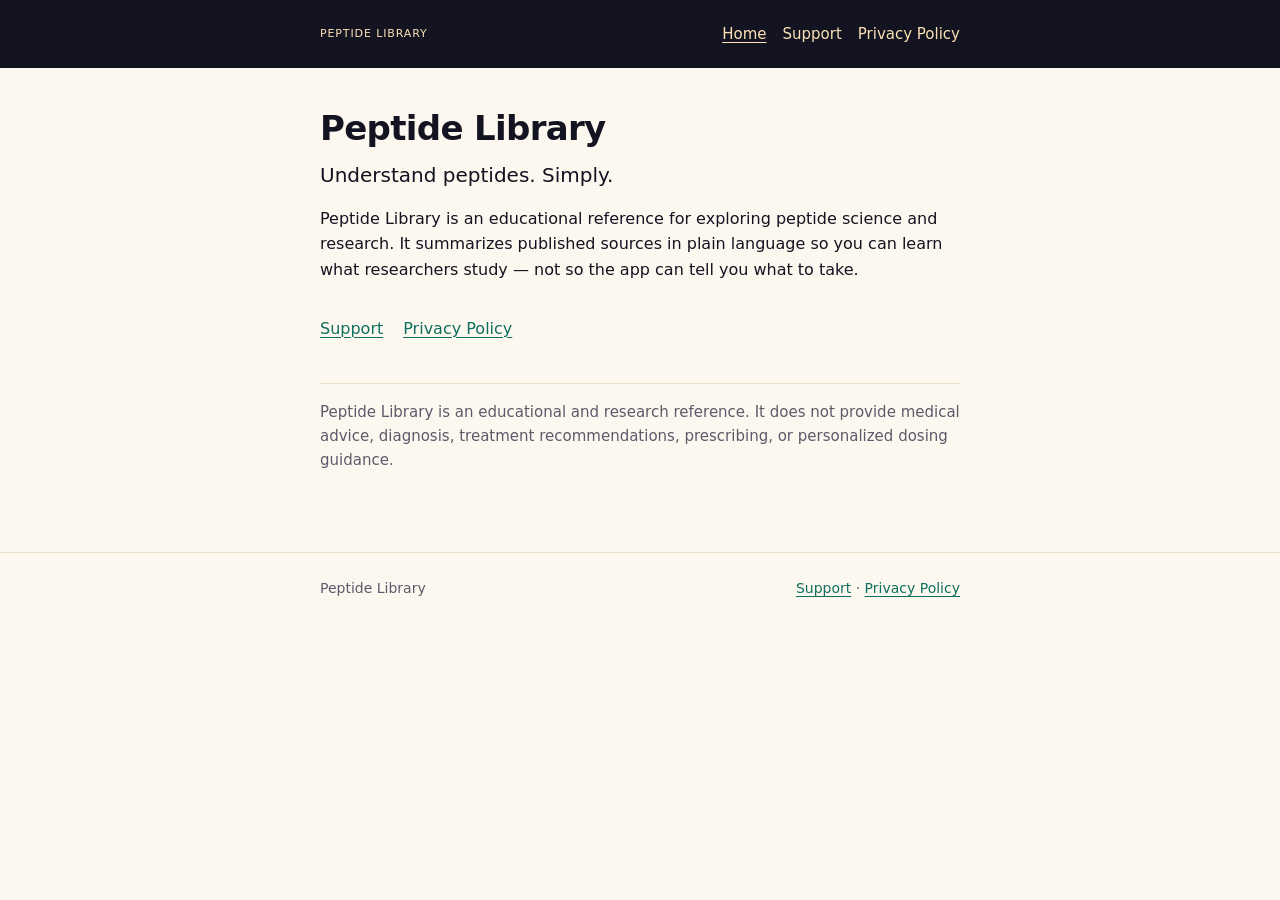
<file: index.html>
<!DOCTYPE html>
<html lang="en">
<head>
  <meta charset="utf-8">
  <meta name="viewport" content="width=device-width, initial-scale=1">
  <title>Peptide Library — Educational Peptide Research Reference</title>
  <meta name="description" content="Peptide Library is an educational reference for exploring peptide science and research.">
  <link rel="canonical" href="https://jaypark1990.github.io/support-library-site/">
  <link rel="stylesheet" href="assets/site.css">
</head>
<body>
  <a class="skip" href="#content">Skip to main content</a>
  <header class="site-header">
    <div class="header-inner">
      <a class="wordmark" href="./">Peptide Library</a>
      <nav aria-label="Primary">
        <ul>
          <li><a href="./" aria-current="page">Home</a></li>
          <li><a href="support/">Support</a></li>
          <li><a href="privacy/">Privacy Policy</a></li>
        </ul>
      </nav>
    </div>
  </header>
  <main id="content" class="wrap">
    <h1>Peptide Library</h1>
    <p class="lede">Understand peptides. Simply.</p>
    <p>Peptide Library is an educational reference for exploring peptide science and research. It summarizes published sources in plain language so you can learn what researchers study — not so the app can tell you what to take.</p>
    <p class="actions">
      <a href="support/">Support</a>
      <a href="privacy/">Privacy Policy</a>
    </p>
    <p class="disclaimer">Peptide Library is an educational and research reference. It does not provide medical advice, diagnosis, treatment recommendations, prescribing, or personalized dosing guidance.</p>
  </main>
  <footer class="site-footer">
    <div class="footer-inner">
      <span>Peptide Library</span>
      <span><a href="support/">Support</a> · <a href="privacy/">Privacy Policy</a></span>
    </div>
  </footer>
</body>
</html>
</file>
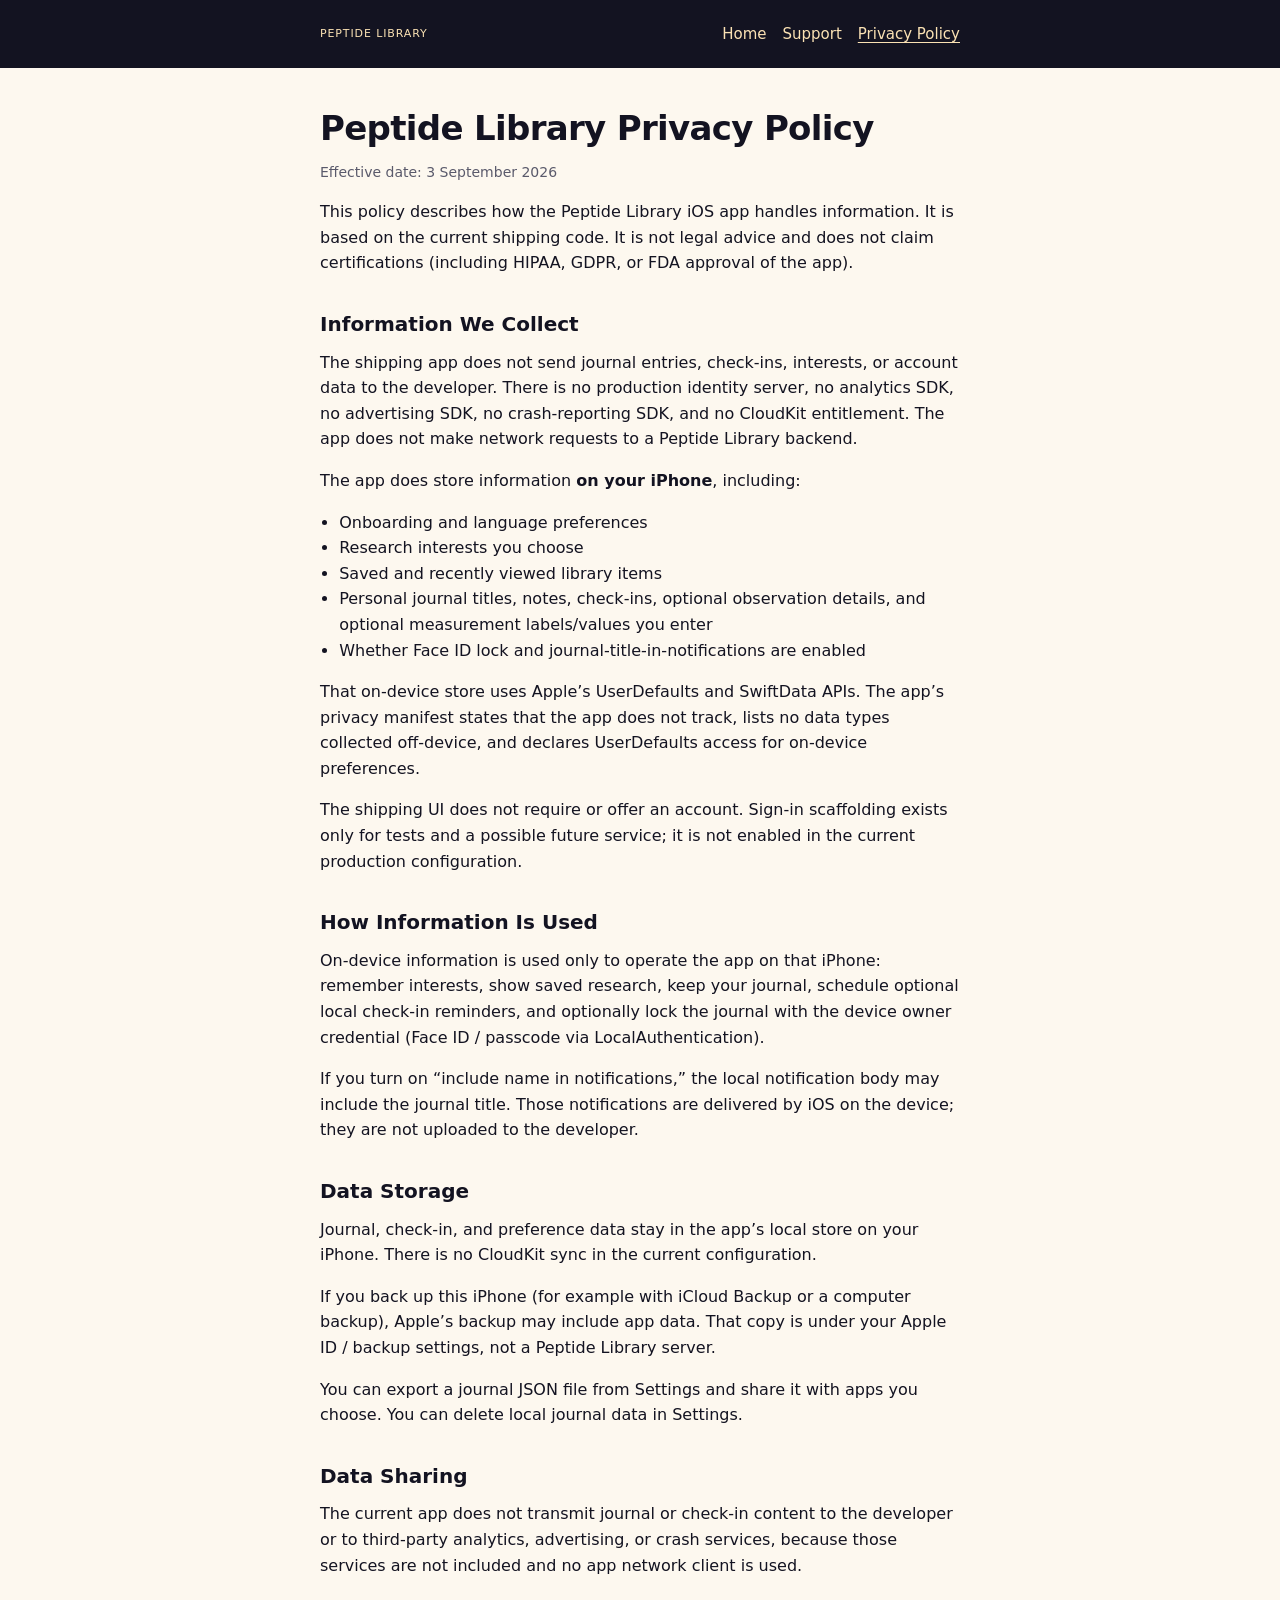
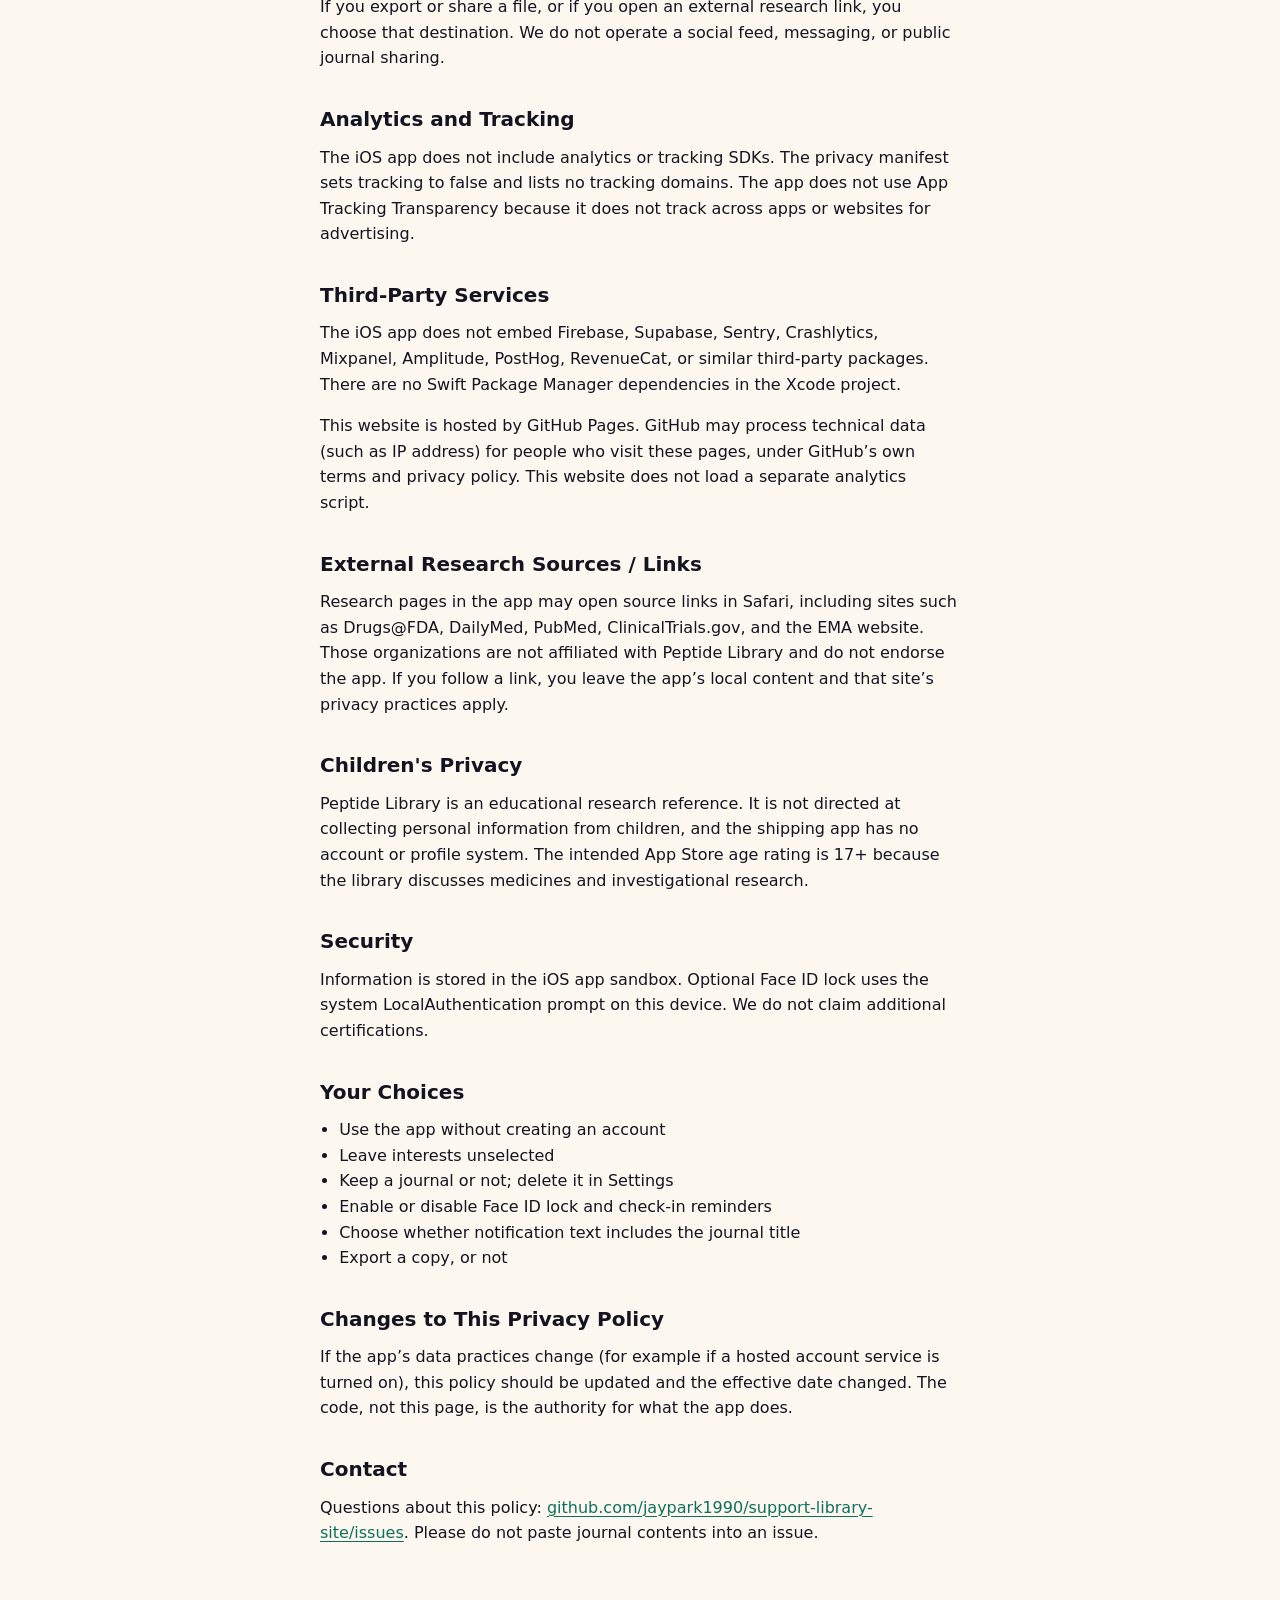
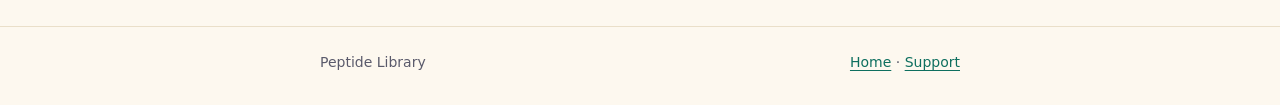
<file: privacy/index.html>
<!DOCTYPE html>
<html lang="en">
<head>
  <meta charset="utf-8">
  <meta name="viewport" content="width=device-width, initial-scale=1">
  <title>Peptide Library Privacy Policy</title>
  <meta name="description" content="Privacy Policy for the Peptide Library iOS app.">
  <link rel="canonical" href="https://jaypark1990.github.io/support-library-site/privacy/">
  <link rel="stylesheet" href="../assets/site.css">
</head>
<body>
  <a class="skip" href="#content">Skip to main content</a>
  <header class="site-header">
    <div class="header-inner">
      <a class="wordmark" href="../">Peptide Library</a>
      <nav aria-label="Primary">
        <ul>
          <li><a href="../">Home</a></li>
          <li><a href="../support/">Support</a></li>
          <li><a href="./" aria-current="page">Privacy Policy</a></li>
        </ul>
      </nav>
    </div>
  </header>
  <main id="content" class="wrap">
    <h1>Peptide Library Privacy Policy</h1>
    <p class="meta">Effective date: 3 September 2026</p>
    <p>This policy describes how the Peptide Library iOS app handles information. It is based on the current shipping code. It is not legal advice and does not claim certifications (including HIPAA, GDPR, or FDA approval of the app).</p>

    <h2>Information We Collect</h2>
    <p>The shipping app does not send journal entries, check-ins, interests, or account data to the developer. There is no production identity server, no analytics SDK, no advertising SDK, no crash-reporting SDK, and no CloudKit entitlement. The app does not make network requests to a Peptide Library backend.</p>
    <p>The app does store information <strong>on your iPhone</strong>, including:</p>
    <ul>
      <li>Onboarding and language preferences</li>
      <li>Research interests you choose</li>
      <li>Saved and recently viewed library items</li>
      <li>Personal journal titles, notes, check-ins, optional observation details, and optional measurement labels/values you enter</li>
      <li>Whether Face ID lock and journal-title-in-notifications are enabled</li>
    </ul>
    <p>That on-device store uses Apple’s UserDefaults and SwiftData APIs. The app’s privacy manifest states that the app does not track, lists no data types collected off-device, and declares UserDefaults access for on-device preferences.</p>
    <p>The shipping UI does not require or offer an account. Sign-in scaffolding exists only for tests and a possible future service; it is not enabled in the current production configuration.</p>

    <h2>How Information Is Used</h2>
    <p>On-device information is used only to operate the app on that iPhone: remember interests, show saved research, keep your journal, schedule optional local check-in reminders, and optionally lock the journal with the device owner credential (Face ID / passcode via LocalAuthentication).</p>
    <p>If you turn on “include name in notifications,” the local notification body may include the journal title. Those notifications are delivered by iOS on the device; they are not uploaded to the developer.</p>

    <h2>Data Storage</h2>
    <p>Journal, check-in, and preference data stay in the app’s local store on your iPhone. There is no CloudKit sync in the current configuration.</p>
    <p>If you back up this iPhone (for example with iCloud Backup or a computer backup), Apple’s backup may include app data. That copy is under your Apple ID / backup settings, not a Peptide Library server.</p>
    <p>You can export a journal JSON file from Settings and share it with apps you choose. You can delete local journal data in Settings.</p>

    <h2>Data Sharing</h2>
    <p>The current app does not transmit journal or check-in content to the developer or to third-party analytics, advertising, or crash services, because those services are not included and no app network client is used.</p>
    <p>If you export or share a file, or if you open an external research link, you choose that destination. We do not operate a social feed, messaging, or public journal sharing.</p>

    <h2>Analytics and Tracking</h2>
    <p>The iOS app does not include analytics or tracking SDKs. The privacy manifest sets tracking to false and lists no tracking domains. The app does not use App Tracking Transparency because it does not track across apps or websites for advertising.</p>

    <h2>Third-Party Services</h2>
    <p>The iOS app does not embed Firebase, Supabase, Sentry, Crashlytics, Mixpanel, Amplitude, PostHog, RevenueCat, or similar third-party packages. There are no Swift Package Manager dependencies in the Xcode project.</p>
    <p>This website is hosted by GitHub Pages. GitHub may process technical data (such as IP address) for people who visit these pages, under GitHub’s own terms and privacy policy. This website does not load a separate analytics script.</p>

    <h2>External Research Sources / Links</h2>
    <p>Research pages in the app may open source links in Safari, including sites such as Drugs@FDA, DailyMed, PubMed, ClinicalTrials.gov, and the EMA website. Those organizations are not affiliated with Peptide Library and do not endorse the app. If you follow a link, you leave the app’s local content and that site’s privacy practices apply.</p>

    <h2>Children's Privacy</h2>
    <p>Peptide Library is an educational research reference. It is not directed at collecting personal information from children, and the shipping app has no account or profile system. The intended App Store age rating is 17+ because the library discusses medicines and investigational research.</p>

    <h2>Security</h2>
    <p>Information is stored in the iOS app sandbox. Optional Face ID lock uses the system LocalAuthentication prompt on this device. We do not claim additional certifications.</p>

    <h2>Your Choices</h2>
    <ul>
      <li>Use the app without creating an account</li>
      <li>Leave interests unselected</li>
      <li>Keep a journal or not; delete it in Settings</li>
      <li>Enable or disable Face ID lock and check-in reminders</li>
      <li>Choose whether notification text includes the journal title</li>
      <li>Export a copy, or not</li>
    </ul>

    <h2>Changes to This Privacy Policy</h2>
    <p>If the app’s data practices change (for example if a hosted account service is turned on), this policy should be updated and the effective date changed. The code, not this page, is the authority for what the app does.</p>

    <h2>Contact</h2>
    <p>Questions about this policy: <a href="https://github.com/jaypark1990/support-library-site/issues">github.com/jaypark1990/support-library-site/issues</a>. Please do not paste journal contents into an issue.</p>
  </main>
  <footer class="site-footer">
    <div class="footer-inner">
      <span>Peptide Library</span>
      <span><a href="../">Home</a> · <a href="../support/">Support</a></span>
    </div>
  </footer>
</body>
</html>
</file>
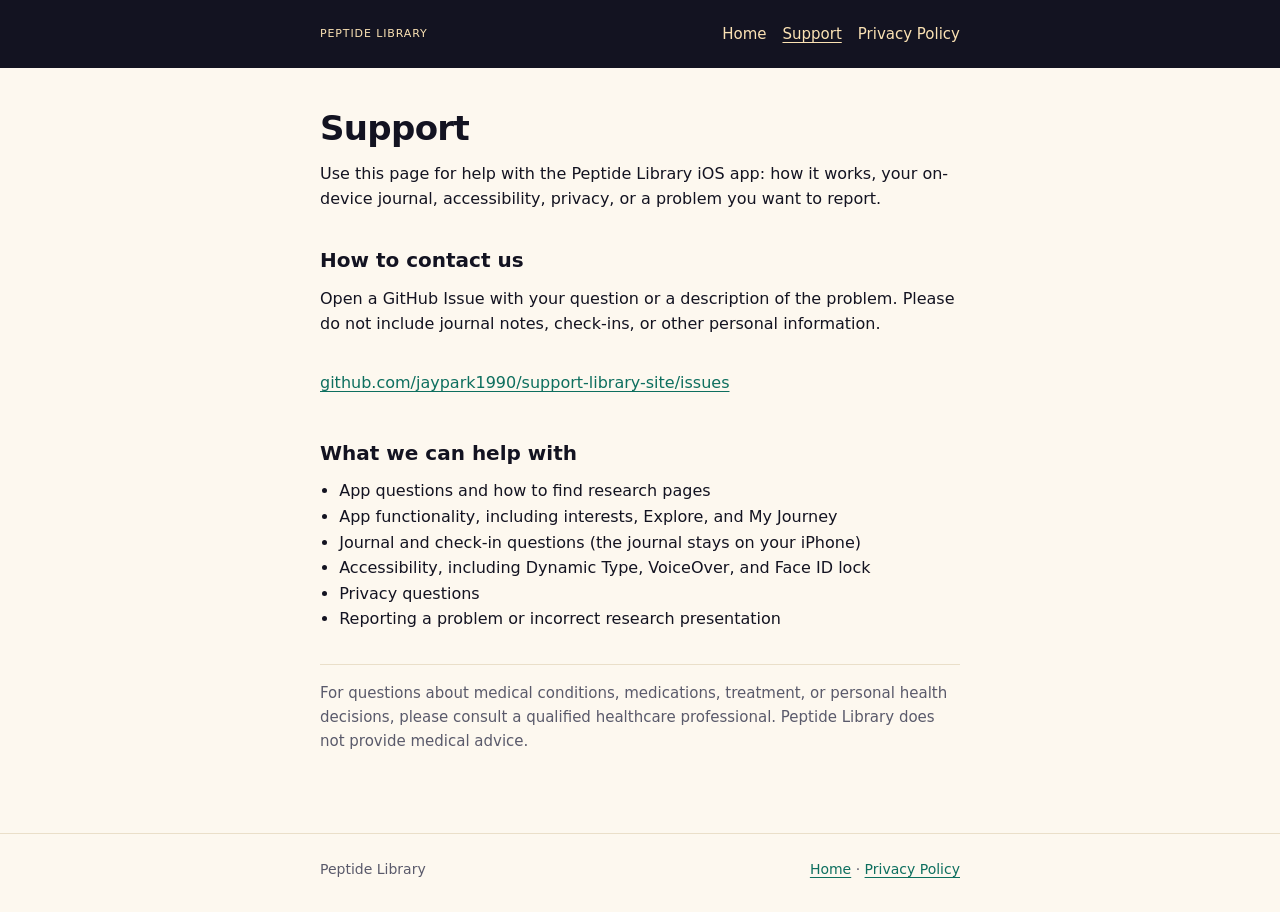
<file: support/index.html>
<!DOCTYPE html>
<html lang="en">
<head>
  <meta charset="utf-8">
  <meta name="viewport" content="width=device-width, initial-scale=1">
  <title>Support — Peptide Library</title>
  <meta name="description" content="Get help with the Peptide Library iOS app.">
  <link rel="canonical" href="https://jaypark1990.github.io/support-library-site/support/">
  <link rel="stylesheet" href="../assets/site.css">
</head>
<body>
  <a class="skip" href="#content">Skip to main content</a>
  <header class="site-header">
    <div class="header-inner">
      <a class="wordmark" href="../">Peptide Library</a>
      <nav aria-label="Primary">
        <ul>
          <li><a href="../">Home</a></li>
          <li><a href="./" aria-current="page">Support</a></li>
          <li><a href="../privacy/">Privacy Policy</a></li>
        </ul>
      </nav>
    </div>
  </header>
  <main id="content" class="wrap">
    <h1>Support</h1>
    <p>Use this page for help with the Peptide Library iOS app: how it works, your on-device journal, accessibility, privacy, or a problem you want to report.</p>
    <h2>How to contact us</h2>
    <p>Open a GitHub Issue with your question or a description of the problem. Please do not include journal notes, check-ins, or other personal information.</p>
    <p class="actions"><a href="https://github.com/jaypark1990/support-library-site/issues">github.com/jaypark1990/support-library-site/issues</a></p>
    <h2>What we can help with</h2>
    <ul>
      <li>App questions and how to find research pages</li>
      <li>App functionality, including interests, Explore, and My Journey</li>
      <li>Journal and check-in questions (the journal stays on your iPhone)</li>
      <li>Accessibility, including Dynamic Type, VoiceOver, and Face ID lock</li>
      <li>Privacy questions</li>
      <li>Reporting a problem or incorrect research presentation</li>
    </ul>
    <p class="disclaimer">For questions about medical conditions, medications, treatment, or personal health decisions, please consult a qualified healthcare professional. Peptide Library does not provide medical advice.</p>
  </main>
  <footer class="site-footer">
    <div class="footer-inner">
      <span>Peptide Library</span>
      <span><a href="../">Home</a> · <a href="../privacy/">Privacy Policy</a></span>
    </div>
  </footer>
</body>
</html>
</file>
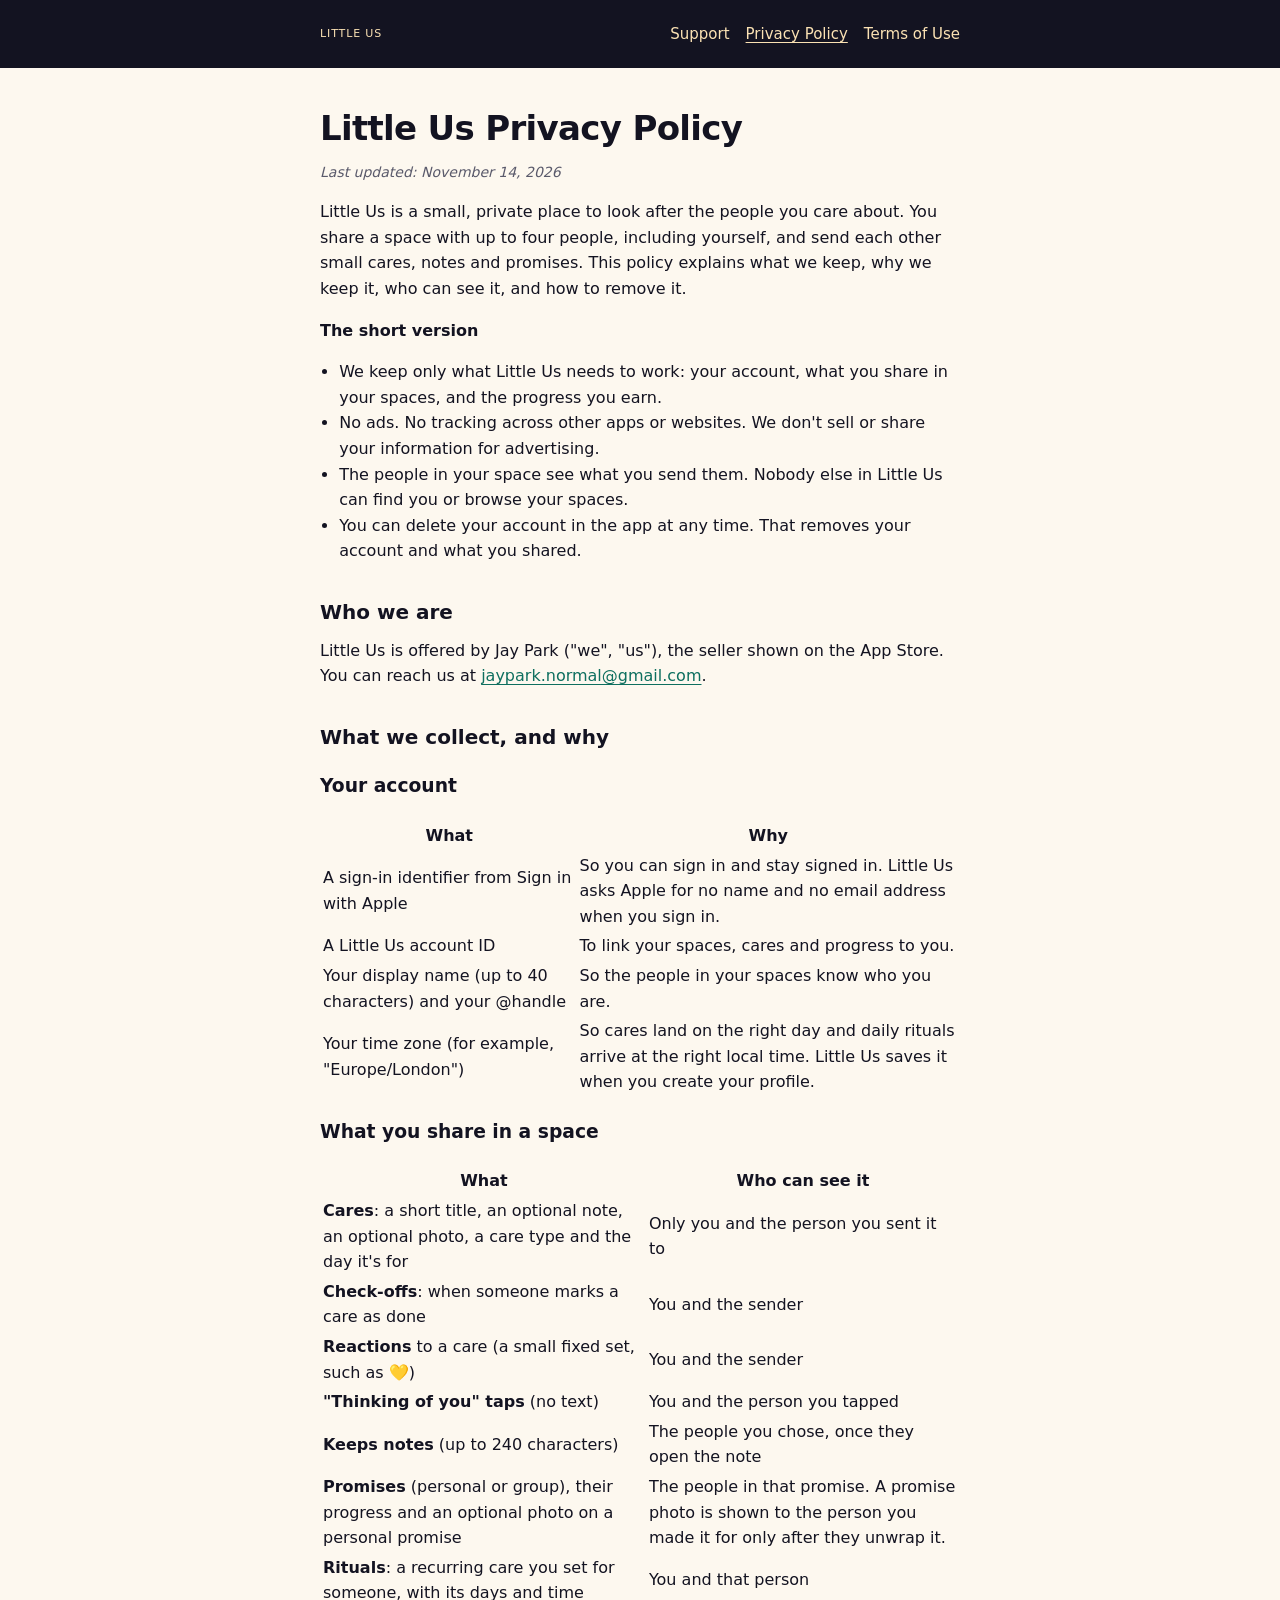
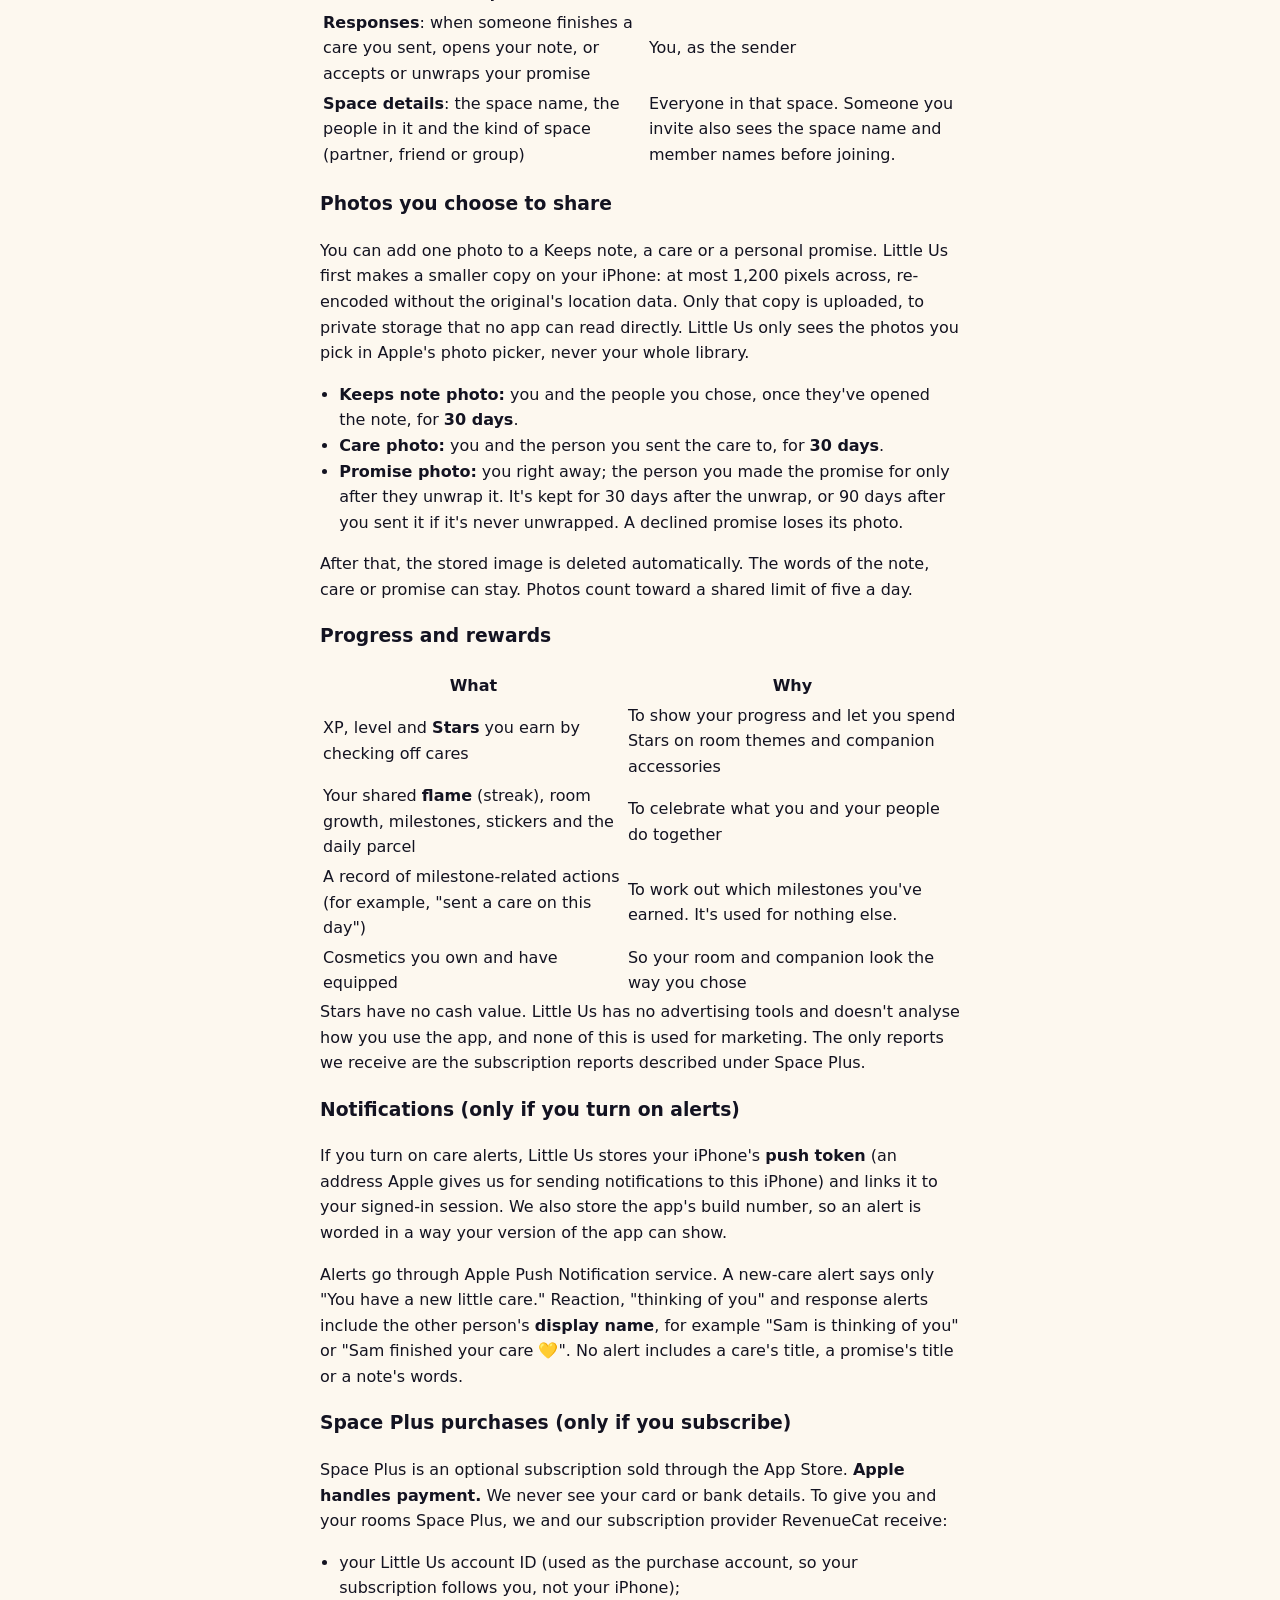
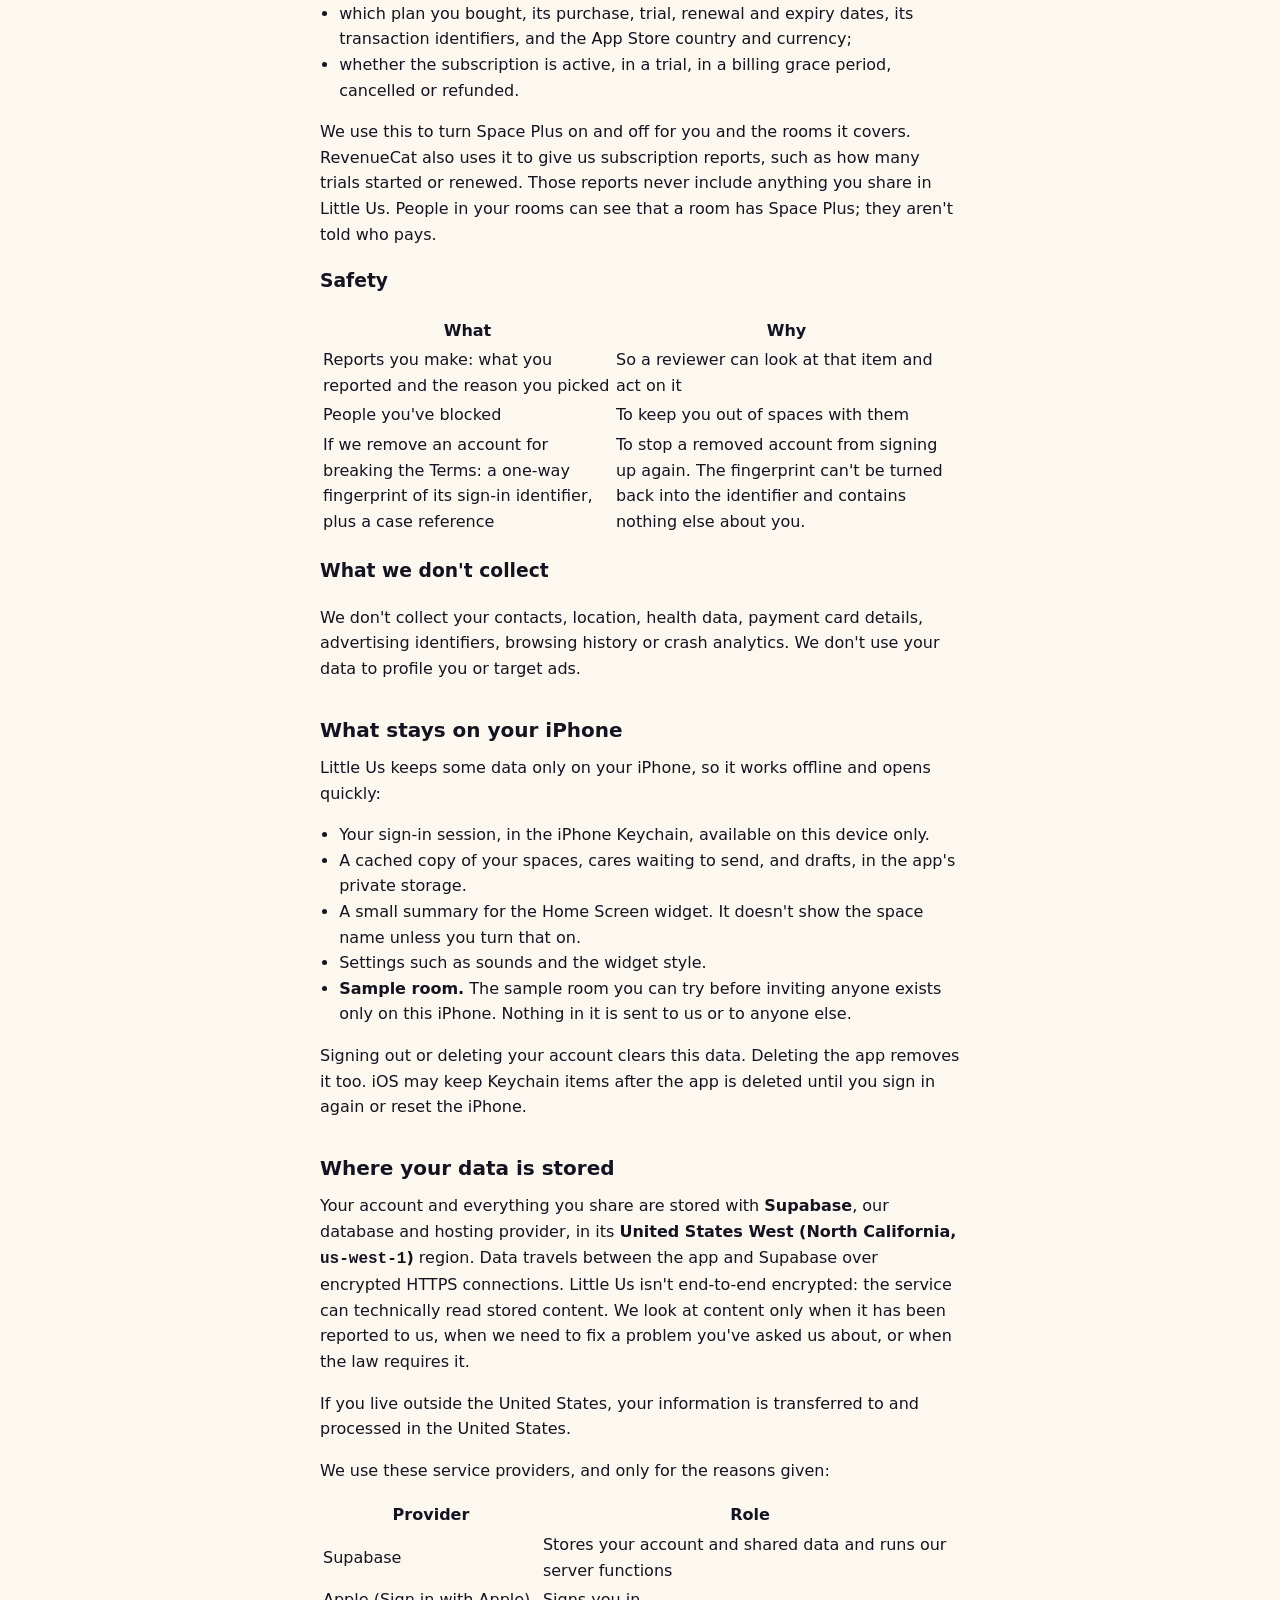
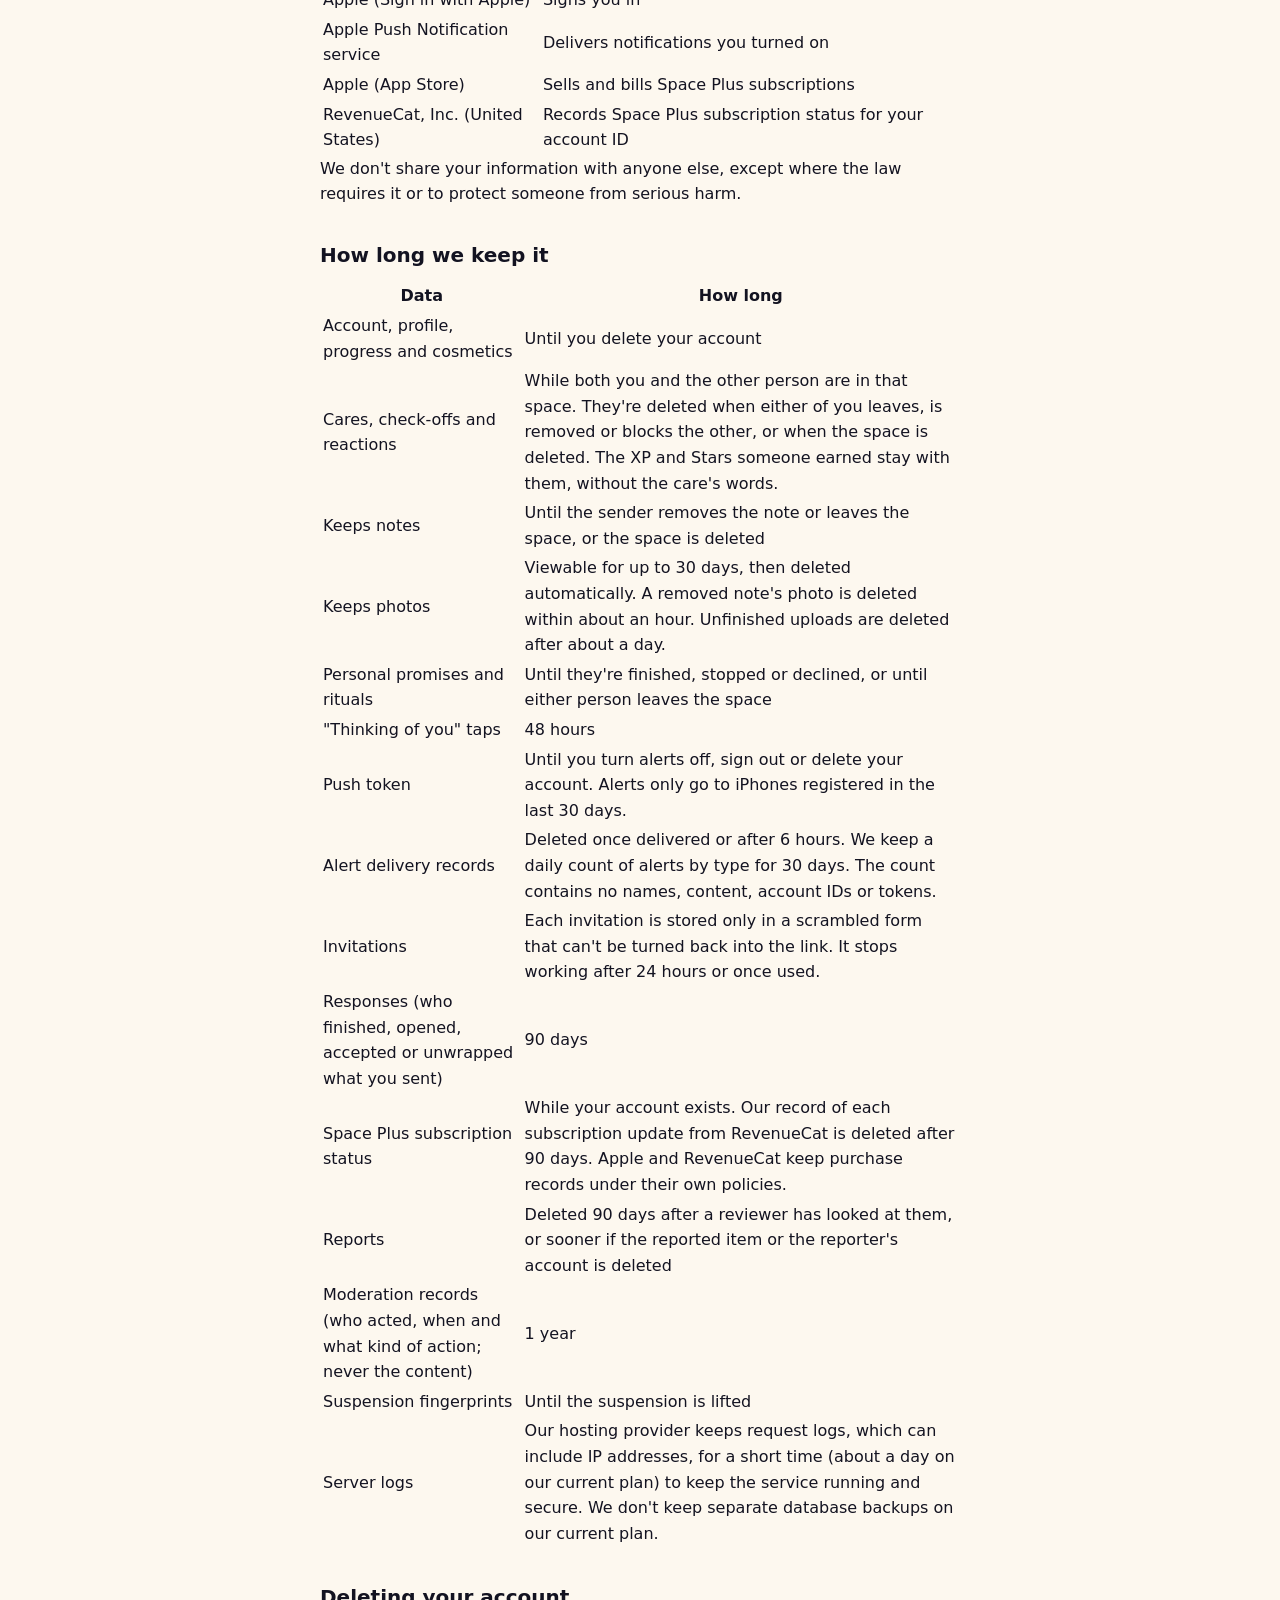
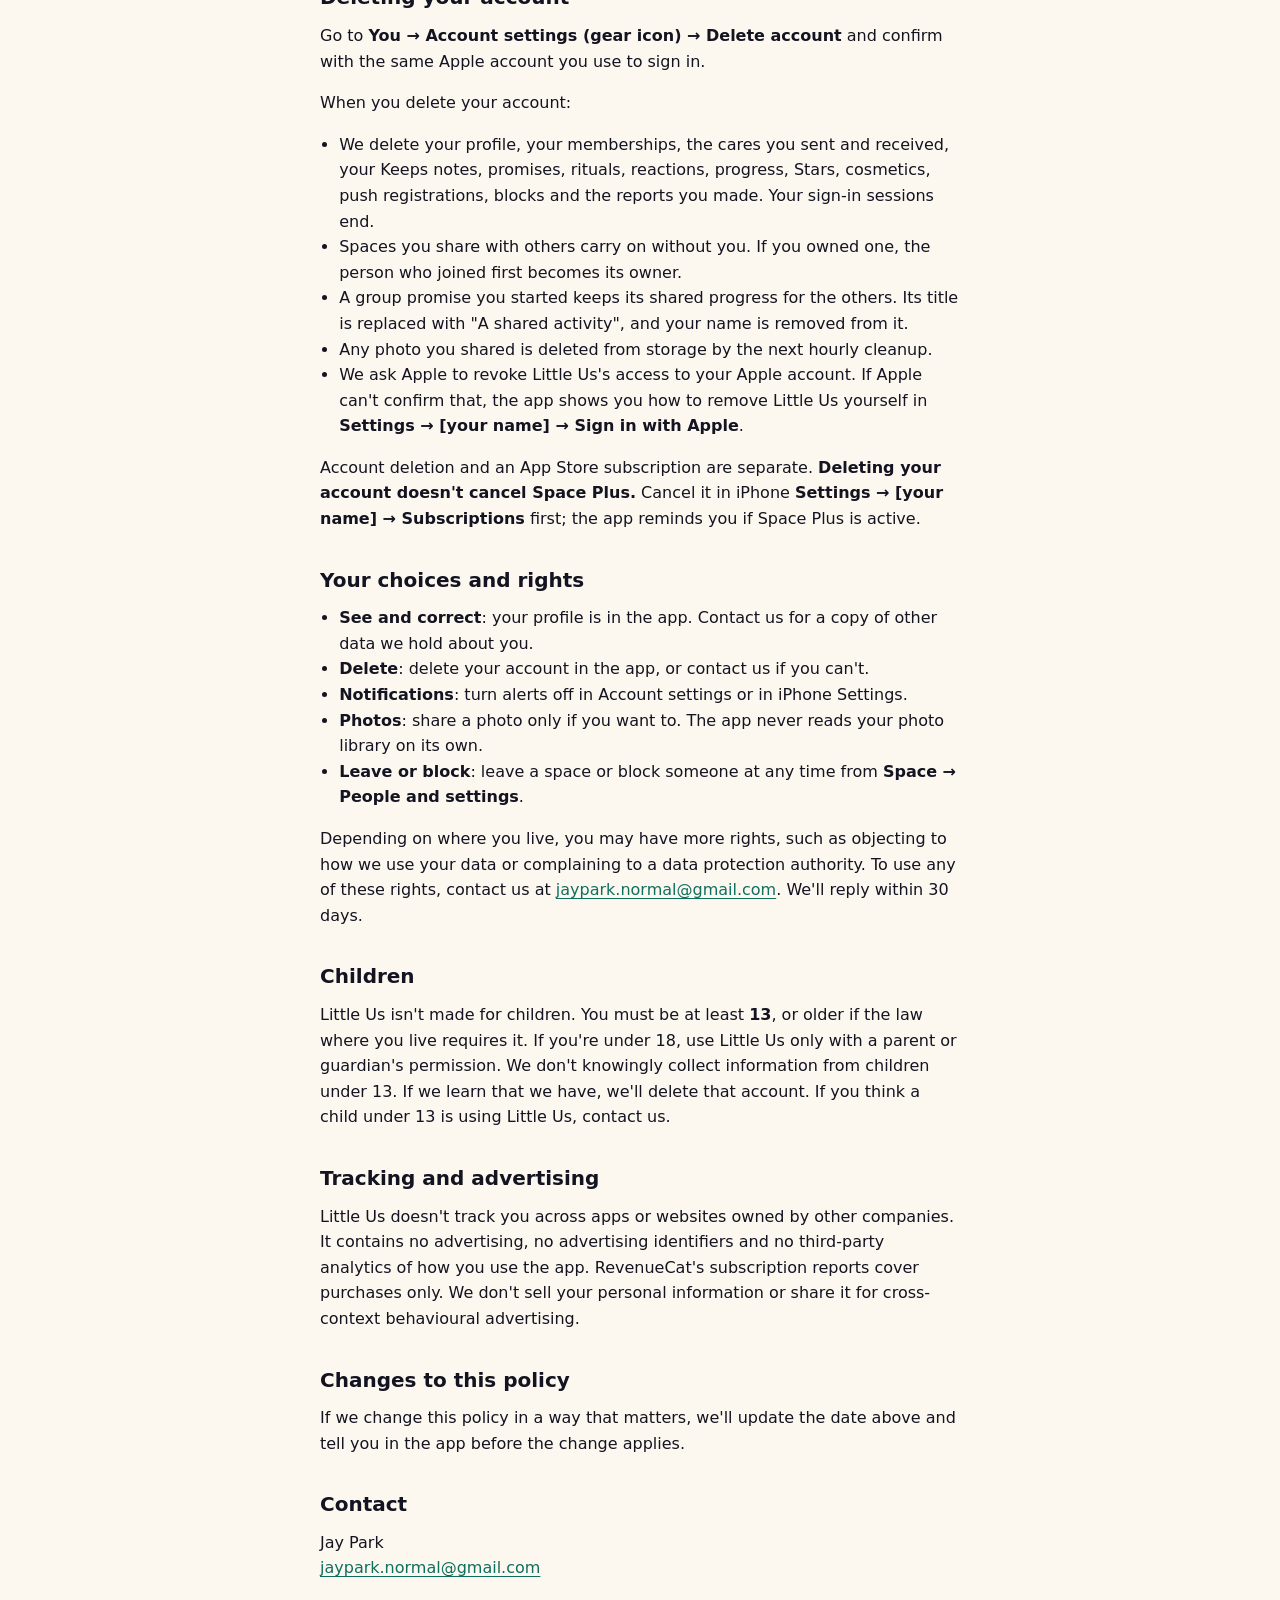
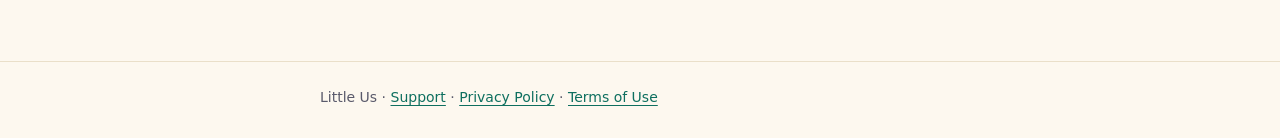
<file: little-us/privacy/index.html>
<!DOCTYPE html>
<html lang="en">
<head>
  <meta charset="utf-8">
  <meta name="viewport" content="width=device-width, initial-scale=1">
  <title>Little Us Privacy Policy</title>
  <meta name="description" content="Privacy Policy for the Little Us iPhone app.">
  <link rel="canonical" href="https://jaypark1990.github.io/support-library-site/little-us/privacy/">
  <link rel="stylesheet" href="../../assets/site.css">
</head>
<body>
  <a class="skip" href="#content">Skip to main content</a>
  <header class="site-header">
    <div class="header-inner">
      <a class="wordmark" href="../support/">Little Us</a>
      <nav aria-label="Primary">
        <ul>
          <li><a href="../support/">Support</a></li>
          <li><a href="../privacy/" aria-current="page">Privacy Policy</a></li>
          <li><a href="../terms/">Terms of Use</a></li>
        </ul>
      </nav>
    </div>
  </header>
  <main id="content" class="wrap">
    <h1>Little Us Privacy Policy</h1>
<p class="meta"><em>Last updated: November 14, 2026</em></p>
<p>Little Us is a small, private place to look after the people you care about. You share a space with up to four people, including yourself, and send each other small cares, notes and promises. This policy explains what we keep, why we keep it, who can see it, and how to remove it.</p>
<p><strong>The short version</strong></p>
<ul>
<li>We keep only what Little Us needs to work: your account, what you share in your spaces, and the progress you earn.</li>
<li>No ads. No tracking across other apps or websites. We don't sell or share your information for advertising.</li>
<li>The people in your space see what you send them. Nobody else in Little Us can find you or browse your spaces.</li>
<li>You can delete your account in the app at any time. That removes your account and what you shared.</li>
</ul>
<h2>Who we are</h2>
<p>Little Us is offered by Jay Park ("we", "us"), the seller shown on the App Store. You can reach us at <a href="mailto:jaypark.normal@gmail.com">jaypark.normal@gmail.com</a>.</p>
<h2>What we collect, and why</h2>
<h3>Your account</h3>
<table>
<thead>
<tr>
<th>What</th>
<th>Why</th>
</tr>
</thead>
<tbody>
<tr>
<td>A sign-in identifier from Sign in with Apple</td>
<td>So you can sign in and stay signed in. Little Us asks Apple for no name and no email address when you sign in.</td>
</tr>
<tr>
<td>A Little Us account ID</td>
<td>To link your spaces, cares and progress to you.</td>
</tr>
<tr>
<td>Your display name (up to 40 characters) and your @handle</td>
<td>So the people in your spaces know who you are.</td>
</tr>
<tr>
<td>Your time zone (for example, "Europe/London")</td>
<td>So cares land on the right day and daily rituals arrive at the right local time. Little Us saves it when you create your profile.</td>
</tr>
</tbody>
</table>
<h3>What you share in a space</h3>
<table>
<thead>
<tr>
<th>What</th>
<th>Who can see it</th>
</tr>
</thead>
<tbody>
<tr>
<td><strong>Cares</strong>: a short title, an optional note, an optional photo, a care type and the day it's for</td>
<td>Only you and the person you sent it to</td>
</tr>
<tr>
<td><strong>Check-offs</strong>: when someone marks a care as done</td>
<td>You and the sender</td>
</tr>
<tr>
<td><strong>Reactions</strong> to a care (a small fixed set, such as 💛)</td>
<td>You and the sender</td>
</tr>
<tr>
<td><strong>"Thinking of you" taps</strong> (no text)</td>
<td>You and the person you tapped</td>
</tr>
<tr>
<td><strong>Keeps notes</strong> (up to 240 characters)</td>
<td>The people you chose, once they open the note</td>
</tr>
<tr>
<td><strong>Promises</strong> (personal or group), their progress and an optional photo on a personal promise</td>
<td>The people in that promise. A promise photo is shown to the person you made it for only after they unwrap it.</td>
</tr>
<tr>
<td><strong>Rituals</strong>: a recurring care you set for someone, with its days and time</td>
<td>You and that person</td>
</tr>
<tr>
<td><strong>Responses</strong>: when someone finishes a care you sent, opens your note, or accepts or unwraps your promise</td>
<td>You, as the sender</td>
</tr>
<tr>
<td><strong>Space details</strong>: the space name, the people in it and the kind of space (partner, friend or group)</td>
<td>Everyone in that space. Someone you invite also sees the space name and member names before joining.</td>
</tr>
</tbody>
</table>
<h3>Photos you choose to share</h3>
<p>You can add one photo to a Keeps note, a care or a personal promise. Little Us first makes a smaller copy on your iPhone: at most 1,200 pixels across, re-encoded without the original's location data. Only that copy is uploaded, to private storage that no app can read directly. Little Us only sees the photos you pick in Apple's photo picker, never your whole library.</p>
<ul>
<li><strong>Keeps note photo:</strong> you and the people you chose, once they've opened the note, for <strong>30 days</strong>.</li>
<li><strong>Care photo:</strong> you and the person you sent the care to, for <strong>30 days</strong>.</li>
<li><strong>Promise photo:</strong> you right away; the person you made the promise for only after they unwrap it. It's kept for 30 days after the unwrap, or 90 days after you sent it if it's never unwrapped. A declined promise loses its photo.</li>
</ul>
<p>After that, the stored image is deleted automatically. The words of the note, care or promise can stay. Photos count toward a shared limit of five a day.</p>
<h3>Progress and rewards</h3>
<table>
<thead>
<tr>
<th>What</th>
<th>Why</th>
</tr>
</thead>
<tbody>
<tr>
<td>XP, level and <strong>Stars</strong> you earn by checking off cares</td>
<td>To show your progress and let you spend Stars on room themes and companion accessories</td>
</tr>
<tr>
<td>Your shared <strong>flame</strong> (streak), room growth, milestones, stickers and the daily parcel</td>
<td>To celebrate what you and your people do together</td>
</tr>
<tr>
<td>A record of milestone-related actions (for example, "sent a care on this day")</td>
<td>To work out which milestones you've earned. It's used for nothing else.</td>
</tr>
<tr>
<td>Cosmetics you own and have equipped</td>
<td>So your room and companion look the way you chose</td>
</tr>
</tbody>
</table>
<p>Stars have no cash value. Little Us has no advertising tools and doesn't analyse how you use the app, and none of this is used for marketing. The only reports we receive are the subscription reports described under Space Plus.</p>
<h3>Notifications (only if you turn on alerts)</h3>
<p>If you turn on care alerts, Little Us stores your iPhone's <strong>push token</strong> (an address Apple gives us for sending notifications to this iPhone) and links it to your signed-in session. We also store the app's build number, so an alert is worded in a way your version of the app can show.</p>
<p>Alerts go through Apple Push Notification service. A new-care alert says only "You have a new little care." Reaction, "thinking of you" and response alerts include the other person's <strong>display name</strong>, for example "Sam is thinking of you" or "Sam finished your care 💛". No alert includes a care's title, a promise's title or a note's words.</p>
<h3>Space Plus purchases (only if you subscribe)</h3>
<p>Space Plus is an optional subscription sold through the App Store. <strong>Apple handles payment.</strong> We never see your card or bank details. To give you and your rooms Space Plus, we and our subscription provider RevenueCat receive:</p>
<ul>
<li>your Little Us account ID (used as the purchase account, so your subscription follows you, not your iPhone);</li>
<li>which plan you bought, its purchase, trial, renewal and expiry dates, its transaction identifiers, and the App Store country and currency;</li>
<li>whether the subscription is active, in a trial, in a billing grace period, cancelled or refunded.</li>
</ul>
<p>We use this to turn Space Plus on and off for you and the rooms it covers. RevenueCat also uses it to give us subscription reports, such as how many trials started or renewed. Those reports never include anything you share in Little Us. People in your rooms can see that a room has Space Plus; they aren't told who pays.</p>
<h3>Safety</h3>
<table>
<thead>
<tr>
<th>What</th>
<th>Why</th>
</tr>
</thead>
<tbody>
<tr>
<td>Reports you make: what you reported and the reason you picked</td>
<td>So a reviewer can look at that item and act on it</td>
</tr>
<tr>
<td>People you've blocked</td>
<td>To keep you out of spaces with them</td>
</tr>
<tr>
<td>If we remove an account for breaking the Terms: a one-way fingerprint of its sign-in identifier, plus a case reference</td>
<td>To stop a removed account from signing up again. The fingerprint can't be turned back into the identifier and contains nothing else about you.</td>
</tr>
</tbody>
</table>
<h3>What we don't collect</h3>
<p>We don't collect your contacts, location, health data, payment card details, advertising identifiers, browsing history or crash analytics. We don't use your data to profile you or target ads.</p>
<h2>What stays on your iPhone</h2>
<p>Little Us keeps some data only on your iPhone, so it works offline and opens quickly:</p>
<ul>
<li>Your sign-in session, in the iPhone Keychain, available on this device only.</li>
<li>A cached copy of your spaces, cares waiting to send, and drafts, in the app's private storage.</li>
<li>A small summary for the Home Screen widget. It doesn't show the space name unless you turn that on.</li>
<li>Settings such as sounds and the widget style.</li>
<li><strong>Sample room.</strong> The sample room you can try before inviting anyone exists only on this iPhone. Nothing in it is sent to us or to anyone else.</li>
</ul>
<p>Signing out or deleting your account clears this data. Deleting the app removes it too. iOS may keep Keychain items after the app is deleted until you sign in again or reset the iPhone.</p>
<h2>Where your data is stored</h2>
<p>Your account and everything you share are stored with <strong>Supabase</strong>, our database and hosting provider, in its <strong>United States West (North California, <code>us-west-1</code>)</strong> region. Data travels between the app and Supabase over encrypted HTTPS connections. Little Us isn't end-to-end encrypted: the service can technically read stored content. We look at content only when it has been reported to us, when we need to fix a problem you've asked us about, or when the law requires it.</p>
<p>If you live outside the United States, your information is transferred to and processed in the United States.</p>
<p>We use these service providers, and only for the reasons given:</p>
<table>
<thead>
<tr>
<th>Provider</th>
<th>Role</th>
</tr>
</thead>
<tbody>
<tr>
<td>Supabase</td>
<td>Stores your account and shared data and runs our server functions</td>
</tr>
<tr>
<td>Apple (Sign in with Apple)</td>
<td>Signs you in</td>
</tr>
<tr>
<td>Apple Push Notification service</td>
<td>Delivers notifications you turned on</td>
</tr>
<tr>
<td>Apple (App Store)</td>
<td>Sells and bills Space Plus subscriptions</td>
</tr>
<tr>
<td>RevenueCat, Inc. (United States)</td>
<td>Records Space Plus subscription status for your account ID</td>
</tr>
</tbody>
</table>
<p>We don't share your information with anyone else, except where the law requires it or to protect someone from serious harm.</p>
<h2>How long we keep it</h2>
<table>
<thead>
<tr>
<th>Data</th>
<th>How long</th>
</tr>
</thead>
<tbody>
<tr>
<td>Account, profile, progress and cosmetics</td>
<td>Until you delete your account</td>
</tr>
<tr>
<td>Cares, check-offs and reactions</td>
<td>While both you and the other person are in that space. They're deleted when either of you leaves, is removed or blocks the other, or when the space is deleted. The XP and Stars someone earned stay with them, without the care's words.</td>
</tr>
<tr>
<td>Keeps notes</td>
<td>Until the sender removes the note or leaves the space, or the space is deleted</td>
</tr>
<tr>
<td>Keeps photos</td>
<td>Viewable for up to 30 days, then deleted automatically. A removed note's photo is deleted within about an hour. Unfinished uploads are deleted after about a day.</td>
</tr>
<tr>
<td>Personal promises and rituals</td>
<td>Until they're finished, stopped or declined, or until either person leaves the space</td>
</tr>
<tr>
<td>"Thinking of you" taps</td>
<td>48 hours</td>
</tr>
<tr>
<td>Push token</td>
<td>Until you turn alerts off, sign out or delete your account. Alerts only go to iPhones registered in the last 30 days.</td>
</tr>
<tr>
<td>Alert delivery records</td>
<td>Deleted once delivered or after 6 hours. We keep a daily count of alerts by type for 30 days. The count contains no names, content, account IDs or tokens.</td>
</tr>
<tr>
<td>Invitations</td>
<td>Each invitation is stored only in a scrambled form that can't be turned back into the link. It stops working after 24 hours or once used.</td>
</tr>
<tr>
<td>Responses (who finished, opened, accepted or unwrapped what you sent)</td>
<td>90 days</td>
</tr>
<tr>
<td>Space Plus subscription status</td>
<td>While your account exists. Our record of each subscription update from RevenueCat is deleted after 90 days. Apple and RevenueCat keep purchase records under their own policies.</td>
</tr>
<tr>
<td>Reports</td>
<td>Deleted 90 days after a reviewer has looked at them, or sooner if the reported item or the reporter's account is deleted</td>
</tr>
<tr>
<td>Moderation records (who acted, when and what kind of action; never the content)</td>
<td>1 year</td>
</tr>
<tr>
<td>Suspension fingerprints</td>
<td>Until the suspension is lifted</td>
</tr>
<tr>
<td>Server logs</td>
<td>Our hosting provider keeps request logs, which can include IP addresses, for a short time (about a day on our current plan) to keep the service running and secure. We don't keep separate database backups on our current plan.</td>
</tr>
</tbody>
</table>
<h2>Deleting your account</h2>
<p>Go to <strong>You → Account settings (gear icon) → Delete account</strong> and confirm with the same Apple account you use to sign in.</p>
<p>When you delete your account:</p>
<ul>
<li>We delete your profile, your memberships, the cares you sent and received, your Keeps notes, promises, rituals, reactions, progress, Stars, cosmetics, push registrations, blocks and the reports you made. Your sign-in sessions end.</li>
<li>Spaces you share with others carry on without you. If you owned one, the person who joined first becomes its owner.</li>
<li>A group promise you started keeps its shared progress for the others. Its title is replaced with "A shared activity", and your name is removed from it.</li>
<li>Any photo you shared is deleted from storage by the next hourly cleanup.</li>
<li>We ask Apple to revoke Little Us's access to your Apple account. If Apple can't confirm that, the app shows you how to remove Little Us yourself in <strong>Settings → [your name] → Sign in with Apple</strong>.</li>
</ul>
<p>Account deletion and an App Store subscription are separate. <strong>Deleting your account doesn't cancel Space Plus.</strong> Cancel it in iPhone <strong>Settings → [your name] → Subscriptions</strong> first; the app reminds you if Space Plus is active.</p>
<h2>Your choices and rights</h2>
<ul>
<li><strong>See and correct</strong>: your profile is in the app. Contact us for a copy of other data we hold about you.</li>
<li><strong>Delete</strong>: delete your account in the app, or contact us if you can't.</li>
<li><strong>Notifications</strong>: turn alerts off in Account settings or in iPhone Settings.</li>
<li><strong>Photos</strong>: share a photo only if you want to. The app never reads your photo library on its own.</li>
<li><strong>Leave or block</strong>: leave a space or block someone at any time from <strong>Space → People and settings</strong>.</li>
</ul>
<p>Depending on where you live, you may have more rights, such as objecting to how we use your data or complaining to a data protection authority. To use any of these rights, contact us at <a href="mailto:jaypark.normal@gmail.com">jaypark.normal@gmail.com</a>. We'll reply within 30 days.</p>
<h2>Children</h2>
<p>Little Us isn't made for children. You must be at least <strong>13</strong>, or older if the law where you live requires it. If you're under 18, use Little Us only with a parent or guardian's permission. We don't knowingly collect information from children under 13. If we learn that we have, we'll delete that account. If you think a child under 13 is using Little Us, contact us.</p>
<h2>Tracking and advertising</h2>
<p>Little Us doesn't track you across apps or websites owned by other companies. It contains no advertising, no advertising identifiers and no third-party analytics of how you use the app. RevenueCat's subscription reports cover purchases only. We don't sell your personal information or share it for cross-context behavioural advertising.</p>
<h2>Changes to this policy</h2>
<p>If we change this policy in a way that matters, we'll update the date above and tell you in the app before the change applies.</p>
<h2>Contact</h2>
<p>Jay Park<br />
<a href="mailto:jaypark.normal@gmail.com">jaypark.normal@gmail.com</a></p>
  </main>
  <footer class="site-footer"><div class="footer-inner"><span>Little Us · <a href="../support/">Support</a> · <a href="../privacy/">Privacy Policy</a> · <a href="../terms/">Terms of Use</a></span></div></footer>
</body>
</html>
</file>
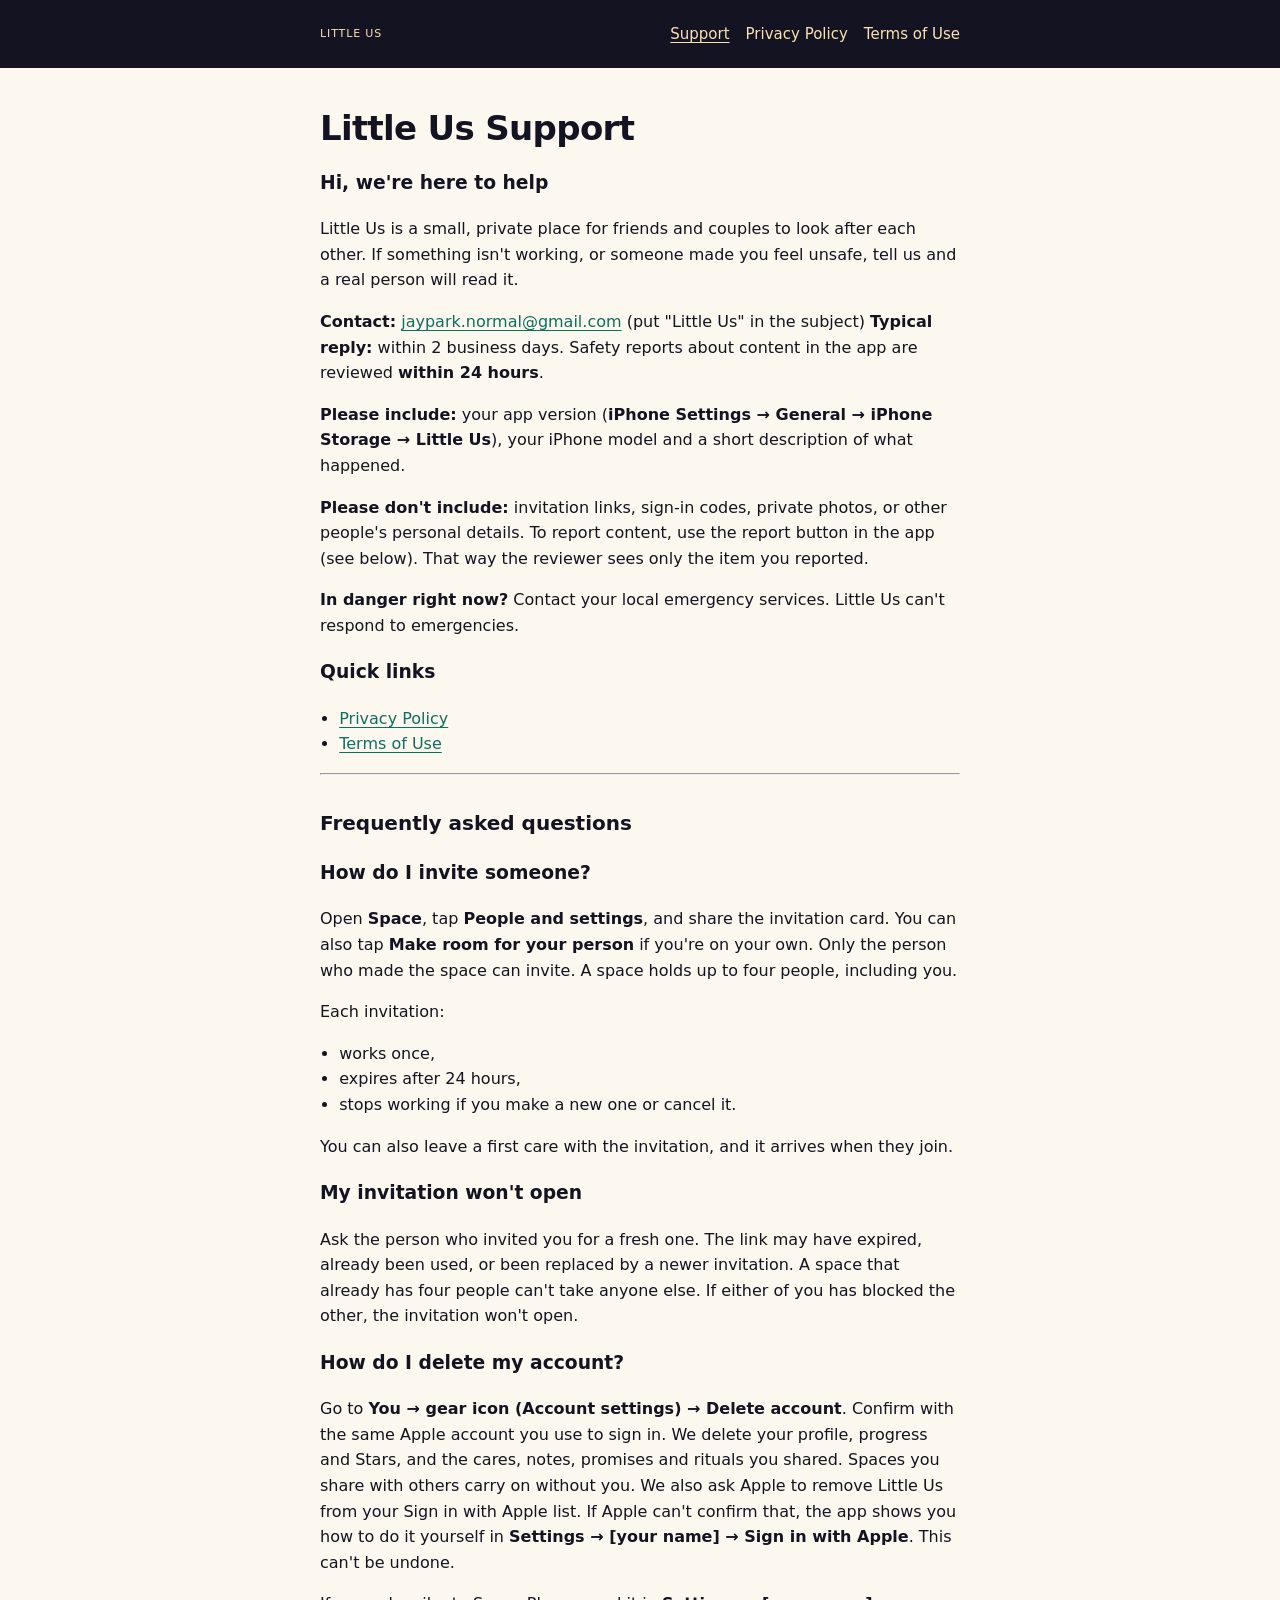
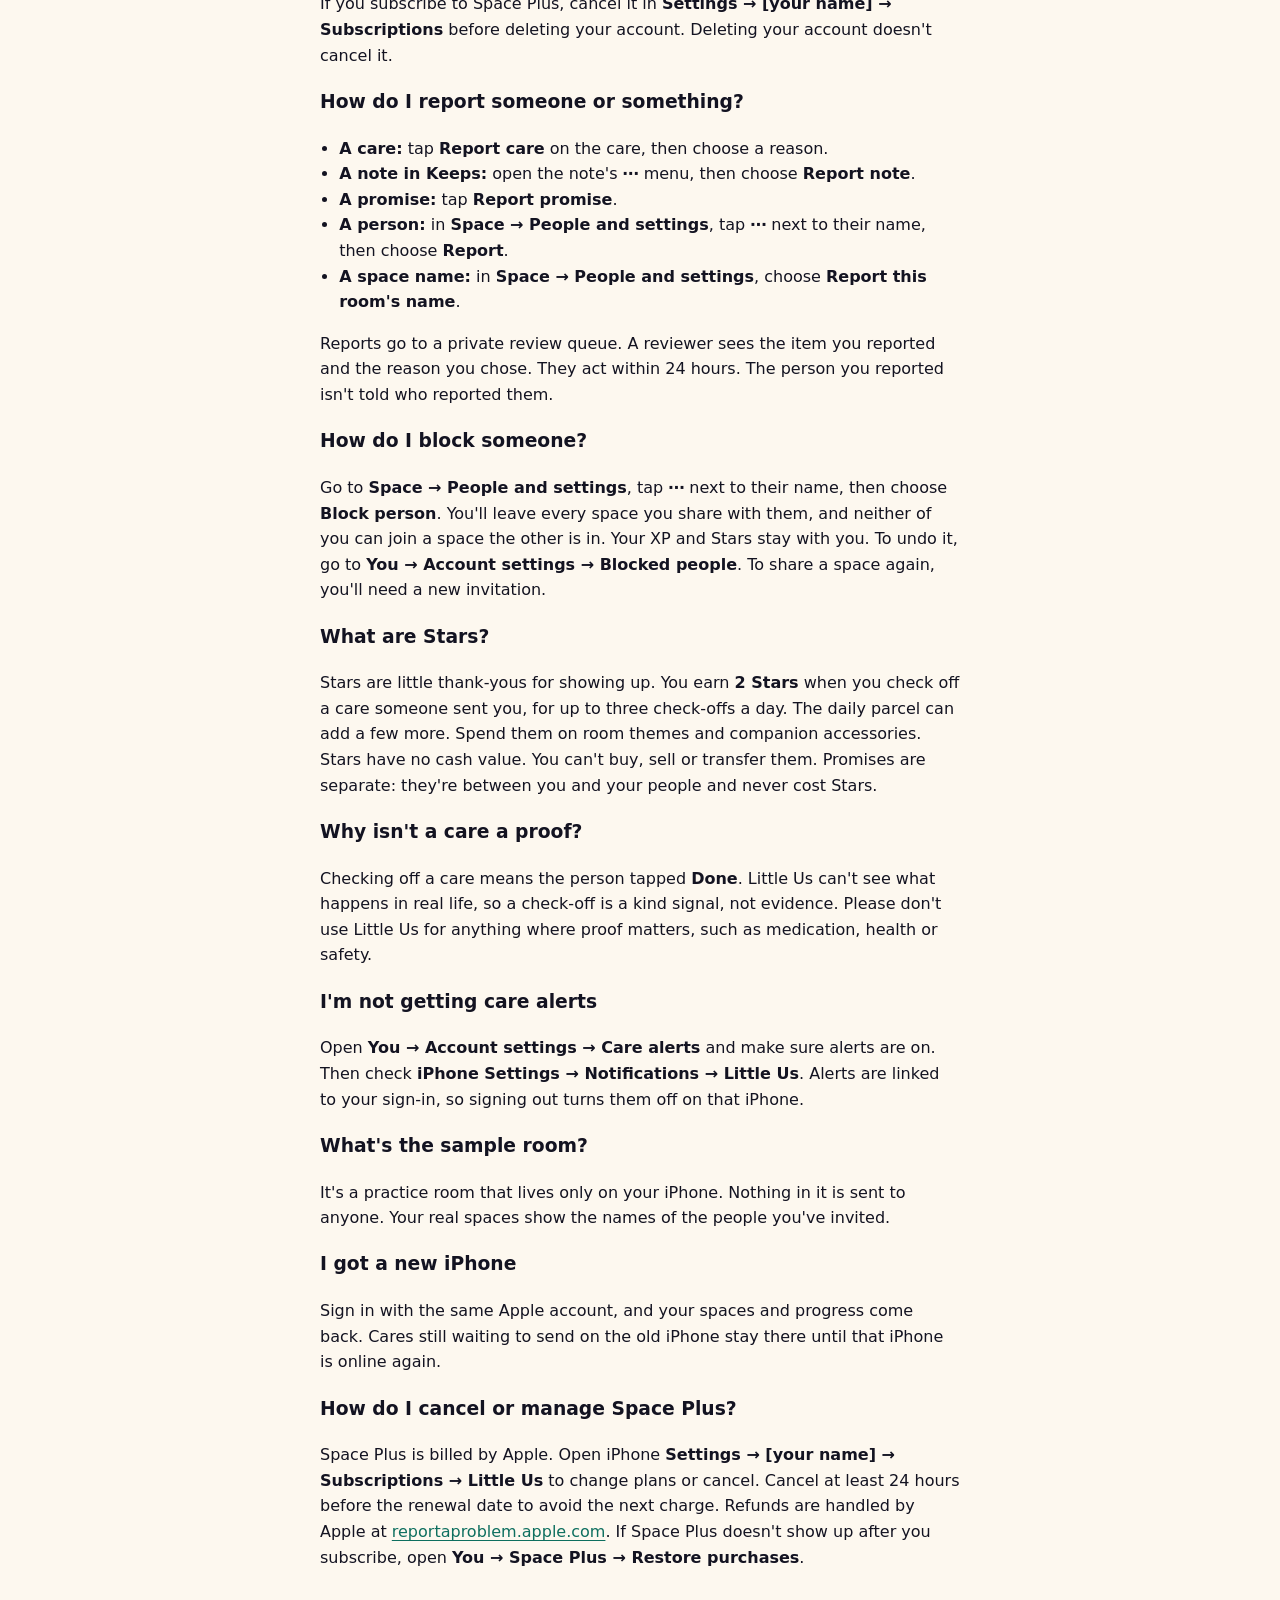
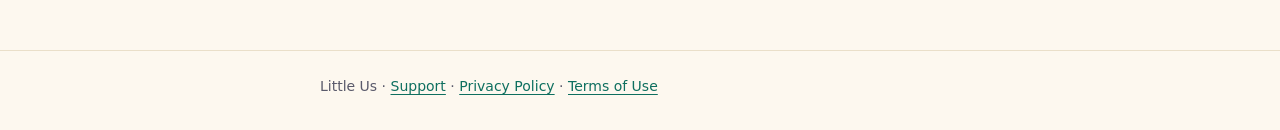
<file: little-us/support/index.html>
<!DOCTYPE html>
<html lang="en">
<head>
  <meta charset="utf-8">
  <meta name="viewport" content="width=device-width, initial-scale=1">
  <title>Little Us Support</title>
  <meta name="description" content="Help, safety reporting and contact for the Little Us iPhone app.">
  <link rel="canonical" href="https://jaypark1990.github.io/support-library-site/little-us/support/">
  <link rel="stylesheet" href="../../assets/site.css">
</head>
<body>
  <a class="skip" href="#content">Skip to main content</a>
  <header class="site-header">
    <div class="header-inner">
      <a class="wordmark" href="../support/">Little Us</a>
      <nav aria-label="Primary">
        <ul>
          <li><a href="../support/" aria-current="page">Support</a></li>
          <li><a href="../privacy/">Privacy Policy</a></li>
          <li><a href="../terms/">Terms of Use</a></li>
        </ul>
      </nav>
    </div>
  </header>
  <main id="content" class="wrap">
    <h1>Little Us Support</h1>
<h3>Hi, we're here to help</h3>
<p>Little Us is a small, private place for friends and couples to look after each other. If something isn't working, or someone made you feel unsafe, tell us and a real person will read it.</p>
<p><strong>Contact:</strong> <a href="mailto:jaypark.normal@gmail.com">jaypark.normal@gmail.com</a> (put "Little Us" in the subject)
<strong>Typical reply:</strong> within 2 business days. Safety reports about content in the app are reviewed <strong>within 24 hours</strong>.</p>
<p><strong>Please include:</strong> your app version (<strong>iPhone Settings → General → iPhone Storage → Little Us</strong>), your iPhone model and a short description of what happened.</p>
<p><strong>Please don't include:</strong> invitation links, sign-in codes, private photos, or other people's personal details. To report content, use the report button in the app (see below). That way the reviewer sees only the item you reported.</p>
<p><strong>In danger right now?</strong> Contact your local emergency services. Little Us can't respond to emergencies.</p>
<h3>Quick links</h3>
<ul>
<li><a href="../privacy/">Privacy Policy</a></li>
<li><a href="../terms/">Terms of Use</a></li>
</ul>
<hr />
<h2>Frequently asked questions</h2>
<h3>How do I invite someone?</h3>
<p>Open <strong>Space</strong>, tap <strong>People and settings</strong>, and share the invitation card. You can also tap <strong>Make room for your person</strong> if you're on your own. Only the person who made the space can invite. A space holds up to four people, including you.</p>
<p>Each invitation:</p>
<ul>
<li>works once,</li>
<li>expires after 24 hours,</li>
<li>stops working if you make a new one or cancel it.</li>
</ul>
<p>You can also leave a first care with the invitation, and it arrives when they join.</p>
<h3>My invitation won't open</h3>
<p>Ask the person who invited you for a fresh one. The link may have expired, already been used, or been replaced by a newer invitation. A space that already has four people can't take anyone else. If either of you has blocked the other, the invitation won't open.</p>
<h3>How do I delete my account?</h3>
<p>Go to <strong>You → gear icon (Account settings) → Delete account</strong>. Confirm with the same Apple account you use to sign in. We delete your profile, progress and Stars, and the cares, notes, promises and rituals you shared. Spaces you share with others carry on without you. We also ask Apple to remove Little Us from your Sign in with Apple list. If Apple can't confirm that, the app shows you how to do it yourself in <strong>Settings → [your name] → Sign in with Apple</strong>. This can't be undone.</p>
<p>If you subscribe to Space Plus, cancel it in <strong>Settings → [your name] → Subscriptions</strong> before deleting your account. Deleting your account doesn't cancel it.</p>
<h3>How do I report someone or something?</h3>
<ul>
<li><strong>A care:</strong> tap <strong>Report care</strong> on the care, then choose a reason.</li>
<li><strong>A note in Keeps:</strong> open the note's <strong>⋯</strong> menu, then choose <strong>Report note</strong>.</li>
<li><strong>A promise:</strong> tap <strong>Report promise</strong>.</li>
<li><strong>A person:</strong> in <strong>Space → People and settings</strong>, tap <strong>⋯</strong> next to their name, then choose <strong>Report</strong>.</li>
<li><strong>A space name:</strong> in <strong>Space → People and settings</strong>, choose <strong>Report this room's name</strong>.</li>
</ul>
<p>Reports go to a private review queue. A reviewer sees the item you reported and the reason you chose. They act within 24 hours. The person you reported isn't told who reported them.</p>
<h3>How do I block someone?</h3>
<p>Go to <strong>Space → People and settings</strong>, tap <strong>⋯</strong> next to their name, then choose <strong>Block person</strong>. You'll leave every space you share with them, and neither of you can join a space the other is in. Your XP and Stars stay with you. To undo it, go to <strong>You → Account settings → Blocked people</strong>. To share a space again, you'll need a new invitation.</p>
<h3>What are Stars?</h3>
<p>Stars are little thank-yous for showing up. You earn <strong>2 Stars</strong> when you check off a care someone sent you, for up to three check-offs a day. The daily parcel can add a few more. Spend them on room themes and companion accessories. Stars have no cash value. You can't buy, sell or transfer them. Promises are separate: they're between you and your people and never cost Stars.</p>
<h3>Why isn't a care a proof?</h3>
<p>Checking off a care means the person tapped <strong>Done</strong>. Little Us can't see what happens in real life, so a check-off is a kind signal, not evidence. Please don't use Little Us for anything where proof matters, such as medication, health or safety.</p>
<h3>I'm not getting care alerts</h3>
<p>Open <strong>You → Account settings → Care alerts</strong> and make sure alerts are on. Then check <strong>iPhone Settings → Notifications → Little Us</strong>. Alerts are linked to your sign-in, so signing out turns them off on that iPhone.</p>
<h3>What's the sample room?</h3>
<p>It's a practice room that lives only on your iPhone. Nothing in it is sent to anyone. Your real spaces show the names of the people you've invited.</p>
<h3>I got a new iPhone</h3>
<p>Sign in with the same Apple account, and your spaces and progress come back. Cares still waiting to send on the old iPhone stay there until that iPhone is online again.</p>
<h3>How do I cancel or manage Space Plus?</h3>
<p>Space Plus is billed by Apple. Open iPhone <strong>Settings → [your name] → Subscriptions → Little Us</strong> to change plans or cancel. Cancel at least 24 hours before the renewal date to avoid the next charge. Refunds are handled by Apple at <a href="https://reportaproblem.apple.com">reportaproblem.apple.com</a>. If Space Plus doesn't show up after you subscribe, open <strong>You → Space Plus → Restore purchases</strong>.</p>
  </main>
  <footer class="site-footer"><div class="footer-inner"><span>Little Us · <a href="../support/">Support</a> · <a href="../privacy/">Privacy Policy</a> · <a href="../terms/">Terms of Use</a></span></div></footer>
</body>
</html>
</file>
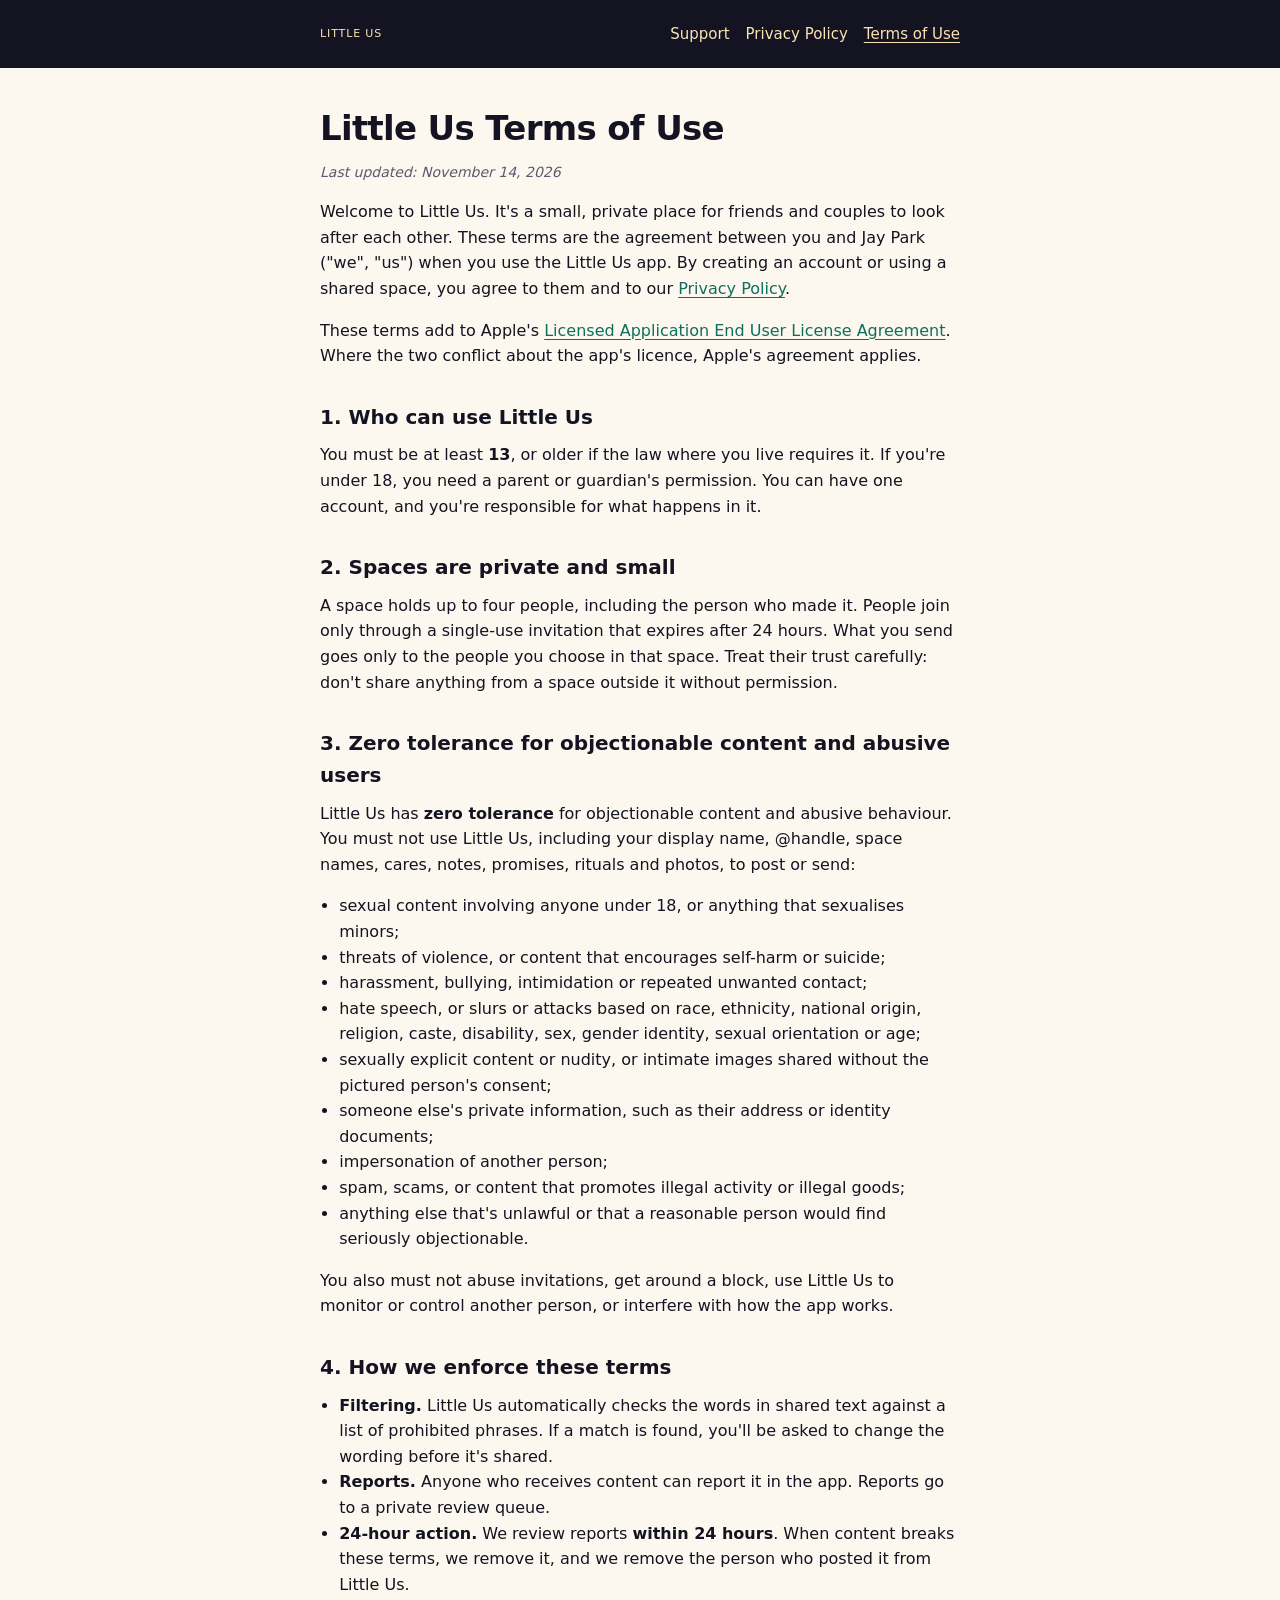
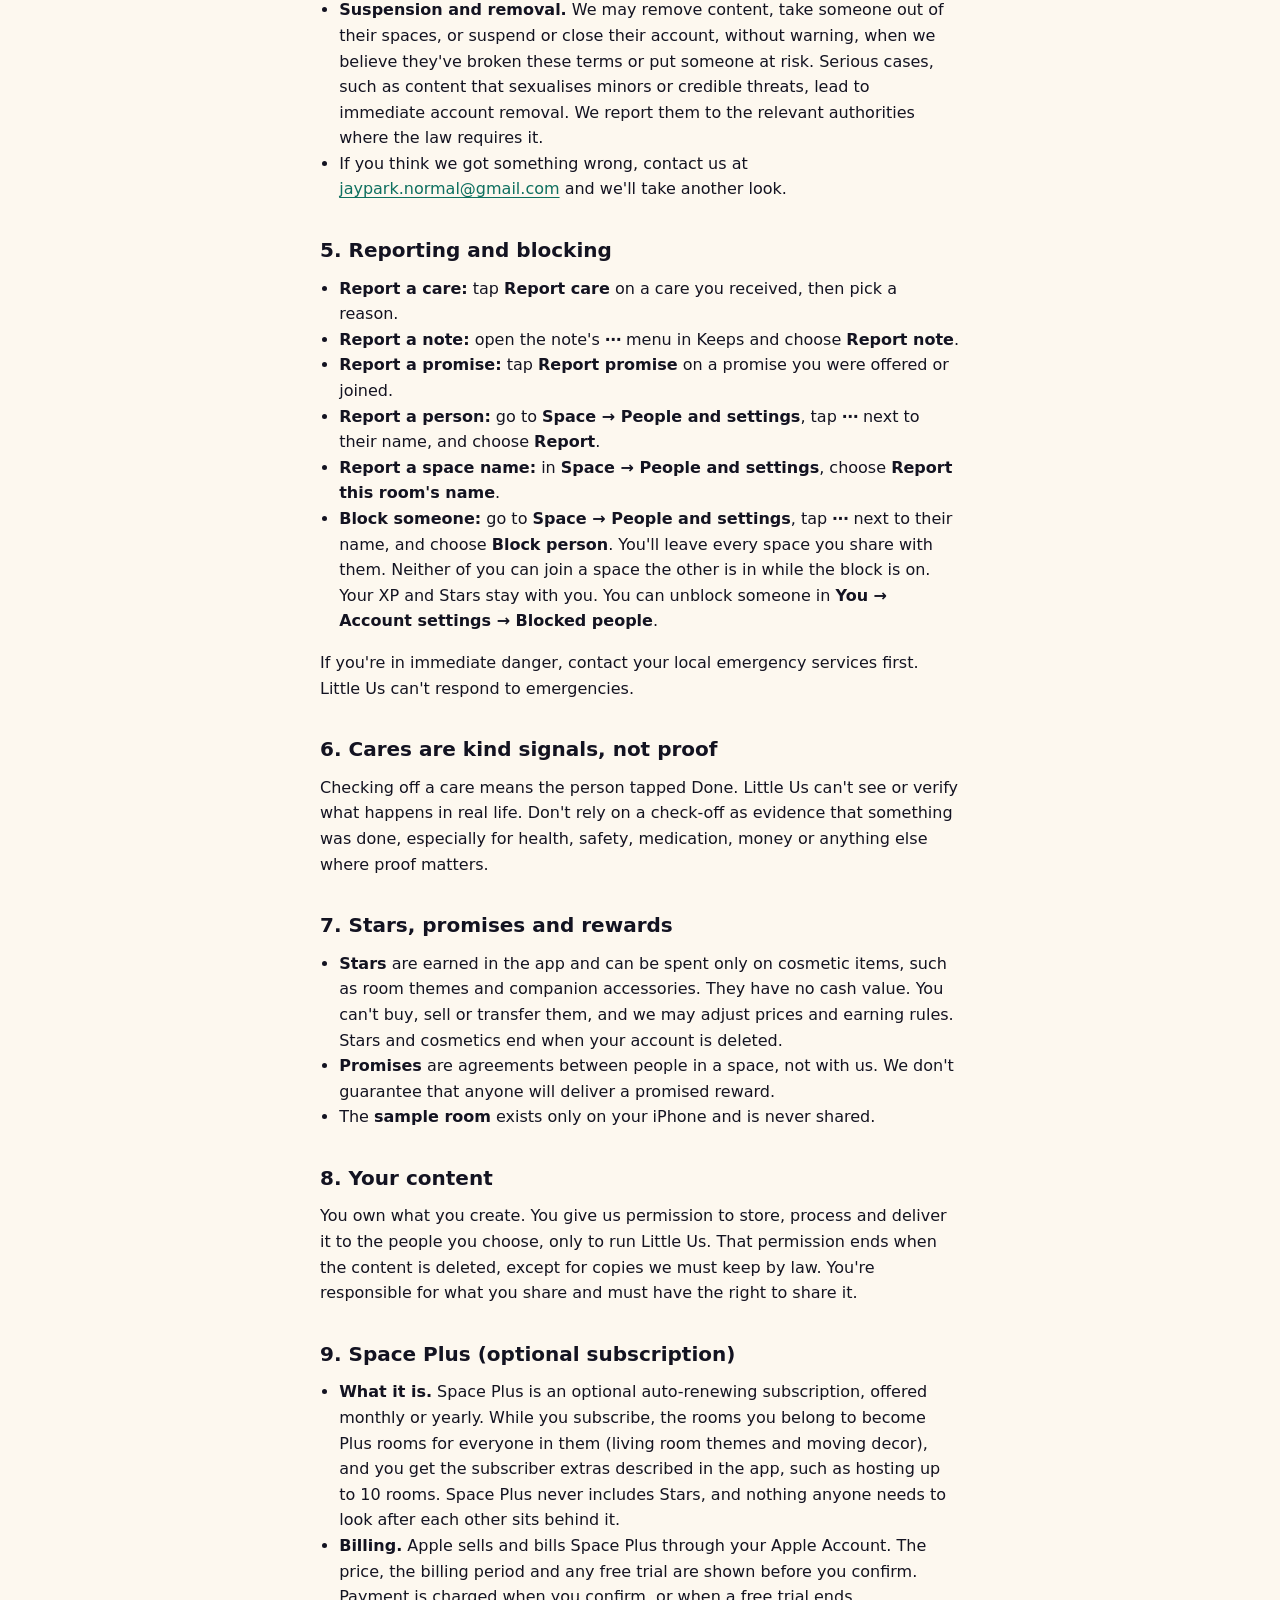
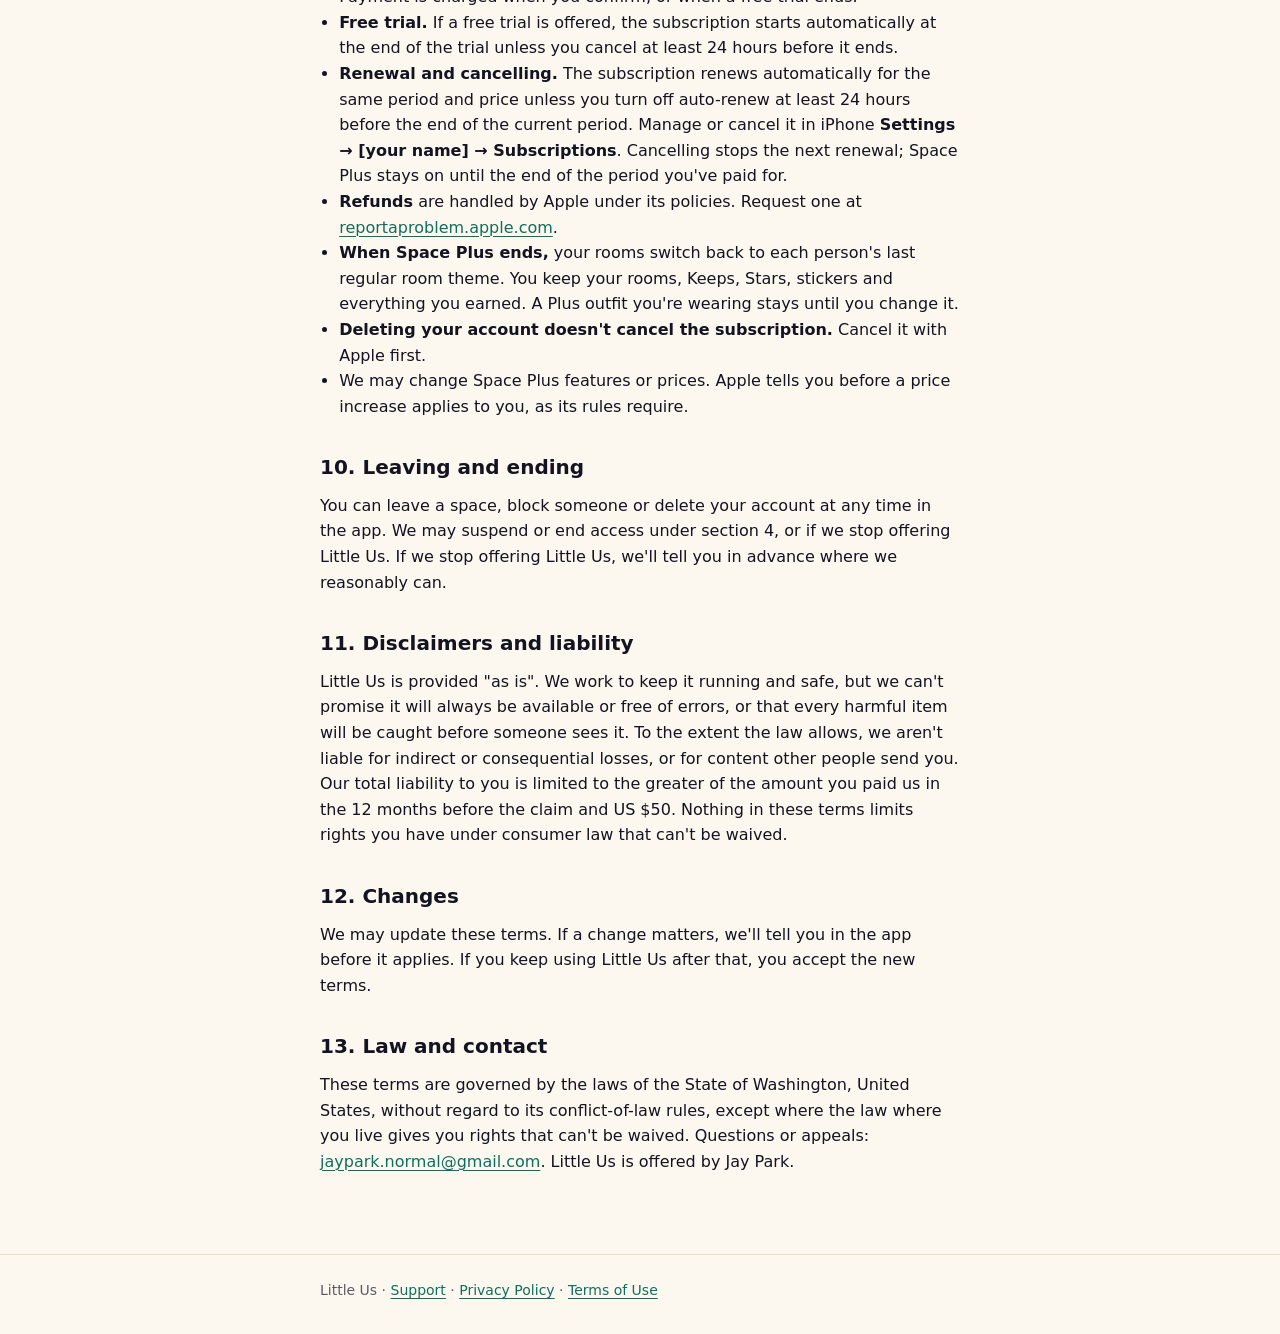
<file: little-us/terms/index.html>
<!DOCTYPE html>
<html lang="en">
<head>
  <meta charset="utf-8">
  <meta name="viewport" content="width=device-width, initial-scale=1">
  <title>Little Us Terms of Use</title>
  <meta name="description" content="Terms of Use for the Little Us iPhone app, including Space Plus.">
  <link rel="canonical" href="https://jaypark1990.github.io/support-library-site/little-us/terms/">
  <link rel="stylesheet" href="../../assets/site.css">
</head>
<body>
  <a class="skip" href="#content">Skip to main content</a>
  <header class="site-header">
    <div class="header-inner">
      <a class="wordmark" href="../support/">Little Us</a>
      <nav aria-label="Primary">
        <ul>
          <li><a href="../support/">Support</a></li>
          <li><a href="../privacy/">Privacy Policy</a></li>
          <li><a href="../terms/" aria-current="page">Terms of Use</a></li>
        </ul>
      </nav>
    </div>
  </header>
  <main id="content" class="wrap">
    <h1>Little Us Terms of Use</h1>
<p class="meta"><em>Last updated: November 14, 2026</em></p>
<p>Welcome to Little Us. It's a small, private place for friends and couples to look after each other. These terms are the agreement between you and Jay Park ("we", "us") when you use the Little Us app. By creating an account or using a shared space, you agree to them and to our <a href="https://jaypark1990.github.io/support-library-site/little-us/privacy/">Privacy Policy</a>.</p>
<p>These terms add to Apple's <a href="https://www.apple.com/legal/internet-services/itunes/dev/stdeula/">Licensed Application End User License Agreement</a>. Where the two conflict about the app's licence, Apple's agreement applies.</p>
<h2>1. Who can use Little Us</h2>
<p>You must be at least <strong>13</strong>, or older if the law where you live requires it. If you're under 18, you need a parent or guardian's permission. You can have one account, and you're responsible for what happens in it.</p>
<h2>2. Spaces are private and small</h2>
<p>A space holds up to four people, including the person who made it. People join only through a single-use invitation that expires after 24 hours. What you send goes only to the people you choose in that space. Treat their trust carefully: don't share anything from a space outside it without permission.</p>
<h2>3. Zero tolerance for objectionable content and abusive users</h2>
<p>Little Us has <strong>zero tolerance</strong> for objectionable content and abusive behaviour. You must not use Little Us, including your display name, @handle, space names, cares, notes, promises, rituals and photos, to post or send:</p>
<ul>
<li>sexual content involving anyone under 18, or anything that sexualises minors;</li>
<li>threats of violence, or content that encourages self-harm or suicide;</li>
<li>harassment, bullying, intimidation or repeated unwanted contact;</li>
<li>hate speech, or slurs or attacks based on race, ethnicity, national origin, religion, caste, disability, sex, gender identity, sexual orientation or age;</li>
<li>sexually explicit content or nudity, or intimate images shared without the pictured person's consent;</li>
<li>someone else's private information, such as their address or identity documents;</li>
<li>impersonation of another person;</li>
<li>spam, scams, or content that promotes illegal activity or illegal goods;</li>
<li>anything else that's unlawful or that a reasonable person would find seriously objectionable.</li>
</ul>
<p>You also must not abuse invitations, get around a block, use Little Us to monitor or control another person, or interfere with how the app works.</p>
<h2>4. How we enforce these terms</h2>
<ul>
<li><strong>Filtering.</strong> Little Us automatically checks the words in shared text against a list of prohibited phrases. If a match is found, you'll be asked to change the wording before it's shared.</li>
<li><strong>Reports.</strong> Anyone who receives content can report it in the app. Reports go to a private review queue.</li>
<li><strong>24-hour action.</strong> We review reports <strong>within 24 hours</strong>. When content breaks these terms, we remove it, and we remove the person who posted it from Little Us.</li>
<li><strong>Suspension and removal.</strong> We may remove content, take someone out of their spaces, or suspend or close their account, without warning, when we believe they've broken these terms or put someone at risk. Serious cases, such as content that sexualises minors or credible threats, lead to immediate account removal. We report them to the relevant authorities where the law requires it.</li>
<li>If you think we got something wrong, contact us at <a href="mailto:jaypark.normal@gmail.com">jaypark.normal@gmail.com</a> and we'll take another look.</li>
</ul>
<h2>5. Reporting and blocking</h2>
<ul>
<li><strong>Report a care:</strong> tap <strong>Report care</strong> on a care you received, then pick a reason.</li>
<li><strong>Report a note:</strong> open the note's <strong>⋯</strong> menu in Keeps and choose <strong>Report note</strong>.</li>
<li><strong>Report a promise:</strong> tap <strong>Report promise</strong> on a promise you were offered or joined.</li>
<li><strong>Report a person:</strong> go to <strong>Space → People and settings</strong>, tap <strong>⋯</strong> next to their name, and choose <strong>Report</strong>.</li>
<li><strong>Report a space name:</strong> in <strong>Space → People and settings</strong>, choose <strong>Report this room's name</strong>.</li>
<li><strong>Block someone:</strong> go to <strong>Space → People and settings</strong>, tap <strong>⋯</strong> next to their name, and choose <strong>Block person</strong>. You'll leave every space you share with them. Neither of you can join a space the other is in while the block is on. Your XP and Stars stay with you. You can unblock someone in <strong>You → Account settings → Blocked people</strong>.</li>
</ul>
<p>If you're in immediate danger, contact your local emergency services first. Little Us can't respond to emergencies.</p>
<h2>6. Cares are kind signals, not proof</h2>
<p>Checking off a care means the person tapped Done. Little Us can't see or verify what happens in real life. Don't rely on a check-off as evidence that something was done, especially for health, safety, medication, money or anything else where proof matters.</p>
<h2>7. Stars, promises and rewards</h2>
<ul>
<li><strong>Stars</strong> are earned in the app and can be spent only on cosmetic items, such as room themes and companion accessories. They have no cash value. You can't buy, sell or transfer them, and we may adjust prices and earning rules. Stars and cosmetics end when your account is deleted.</li>
<li><strong>Promises</strong> are agreements between people in a space, not with us. We don't guarantee that anyone will deliver a promised reward.</li>
<li>The <strong>sample room</strong> exists only on your iPhone and is never shared.</li>
</ul>
<h2>8. Your content</h2>
<p>You own what you create. You give us permission to store, process and deliver it to the people you choose, only to run Little Us. That permission ends when the content is deleted, except for copies we must keep by law. You're responsible for what you share and must have the right to share it.</p>
<h2>9. Space Plus (optional subscription)</h2>
<ul>
<li><strong>What it is.</strong> Space Plus is an optional auto-renewing subscription, offered monthly or yearly. While you subscribe, the rooms you belong to become Plus rooms for everyone in them (living room themes and moving decor), and you get the subscriber extras described in the app, such as hosting up to 10 rooms. Space Plus never includes Stars, and nothing anyone needs to look after each other sits behind it.</li>
<li><strong>Billing.</strong> Apple sells and bills Space Plus through your Apple Account. The price, the billing period and any free trial are shown before you confirm. Payment is charged when you confirm, or when a free trial ends.</li>
<li><strong>Free trial.</strong> If a free trial is offered, the subscription starts automatically at the end of the trial unless you cancel at least 24 hours before it ends.</li>
<li><strong>Renewal and cancelling.</strong> The subscription renews automatically for the same period and price unless you turn off auto-renew at least 24 hours before the end of the current period. Manage or cancel it in iPhone <strong>Settings → [your name] → Subscriptions</strong>. Cancelling stops the next renewal; Space Plus stays on until the end of the period you've paid for.</li>
<li><strong>Refunds</strong> are handled by Apple under its policies. Request one at <a href="https://reportaproblem.apple.com">reportaproblem.apple.com</a>.</li>
<li><strong>When Space Plus ends,</strong> your rooms switch back to each person's last regular room theme. You keep your rooms, Keeps, Stars, stickers and everything you earned. A Plus outfit you're wearing stays until you change it.</li>
<li><strong>Deleting your account doesn't cancel the subscription.</strong> Cancel it with Apple first.</li>
<li>We may change Space Plus features or prices. Apple tells you before a price increase applies to you, as its rules require.</li>
</ul>
<h2>10. Leaving and ending</h2>
<p>You can leave a space, block someone or delete your account at any time in the app. We may suspend or end access under section 4, or if we stop offering Little Us. If we stop offering Little Us, we'll tell you in advance where we reasonably can.</p>
<h2>11. Disclaimers and liability</h2>
<p>Little Us is provided "as is". We work to keep it running and safe, but we can't promise it will always be available or free of errors, or that every harmful item will be caught before someone sees it. To the extent the law allows, we aren't liable for indirect or consequential losses, or for content other people send you. Our total liability to you is limited to the greater of the amount you paid us in the 12 months before the claim and US $50. Nothing in these terms limits rights you have under consumer law that can't be waived.</p>
<h2>12. Changes</h2>
<p>We may update these terms. If a change matters, we'll tell you in the app before it applies. If you keep using Little Us after that, you accept the new terms.</p>
<h2>13. Law and contact</h2>
<p>These terms are governed by the laws of the State of Washington, United States, without regard to its conflict-of-law rules, except where the law where you live gives you rights that can't be waived. Questions or appeals: <a href="mailto:jaypark.normal@gmail.com">jaypark.normal@gmail.com</a>. Little Us is offered by Jay Park.</p>
  </main>
  <footer class="site-footer"><div class="footer-inner"><span>Little Us · <a href="../support/">Support</a> · <a href="../privacy/">Privacy Policy</a> · <a href="../terms/">Terms of Use</a></span></div></footer>
</body>
</html>
</file>
<file: assets/site.css>
:root {
  --stage: #131321;
  --stage-ink: #ffffff;
  --stage-ink-warm: #fbe2b4;
  --stage-accent: #46f0d2;
  --canvas: #fdf8ef;
  --ink: #131321;
  --muted: #5a5a6b;
  --brand-ink: #0e6f5f;
  --hairline: #eadfc9;
  --space: 1.25rem;
  --measure: 40rem;
  --header-h: 4.25rem;
  --radius: 12px;
  --font: Inter, ui-sans-serif, system-ui, "Segoe UI", sans-serif;
}

@media (prefers-color-scheme: dark) {
  :root {
    --canvas: #16140f;
    --ink: #f4efe4;
    --muted: #b0a794;
    --brand-ink: #46f0d2;
    --hairline: #39342a;
  }
}

*,
*::before,
*::after {
  box-sizing: border-box;
}

html {
  scroll-padding-top: var(--header-h);
}

body {
  margin: 0;
  font-family: var(--font);
  font-size: 1rem;
  line-height: 1.6;
  font-weight: 400;
  color: var(--ink);
  background: var(--canvas);
}

a {
  color: var(--brand-ink);
  text-decoration-thickness: 1px;
  text-underline-offset: 0.18em;
}

a:hover {
  text-decoration-thickness: 2px;
}

:focus {
  outline: none;
}

:focus-visible {
  outline: 2px solid var(--brand-ink);
  outline-offset: 3px;
}

.skip {
  position: absolute;
  left: var(--space);
  top: -6rem;
  z-index: 20;
  padding: 0.5rem 0.75rem;
  background: var(--stage-accent);
  color: var(--stage);
  font-weight: 600;
  border-radius: var(--radius);
}

.skip:focus {
  top: var(--space);
}

.site-header {
  background: var(--stage);
  color: var(--stage-ink);
}

.site-header a {
  color: var(--stage-ink-warm);
}

.site-header a:focus-visible {
  outline-color: var(--stage-accent);
}

.header-inner,
.footer-inner,
.wrap {
  width: min(calc(100% - 2 * var(--space)), var(--measure));
  margin-inline: auto;
}

.header-inner {
  display: flex;
  flex-wrap: wrap;
  align-items: center;
  justify-content: space-between;
  gap: 0.75rem 1.25rem;
  min-height: var(--header-h);
  padding-block: 0.75rem;
}

.wordmark {
  font-size: 0.6875rem;
  font-weight: 500;
  letter-spacing: 0.08em;
  text-transform: uppercase;
  text-decoration: none;
  color: var(--stage-ink-warm);
}

nav ul {
  display: flex;
  flex-wrap: wrap;
  gap: 0.25rem 1rem;
  margin: 0;
  padding: 0;
  list-style: none;
}

nav a {
  font-size: 0.9375rem;
  font-weight: 500;
  text-decoration: none;
}

nav a[aria-current="page"] {
  text-decoration: underline;
  text-underline-offset: 0.22em;
}

main {
  padding-block: 2.5rem 4rem;
}

.lede {
  font-size: 1.25rem;
  font-weight: 400;
  line-height: 1.45;
  max-width: 36rem;
}

h1 {
  margin: 0 0 0.75rem;
  font-size: clamp(1.75rem, 4vw, 2.125rem);
  font-weight: 600;
  letter-spacing: -0.02em;
  line-height: 1.2;
}

h2 {
  margin: 2rem 0 0.6rem;
  font-size: 1.25rem;
  font-weight: 600;
}

p,
ul {
  margin: 0 0 1rem;
}

ul {
  padding-left: 1.2rem;
}

.disclaimer {
  margin-top: 2rem;
  padding: 1rem 0 0;
  border-top: 1px solid var(--hairline);
  color: var(--muted);
  font-size: 0.9375rem;
}

.actions {
  display: flex;
  flex-wrap: wrap;
  gap: 0.75rem 1.25rem;
  margin: 1.5rem 0 2rem;
}

.actions a {
  min-height: 44px;
  display: inline-flex;
  align-items: center;
  font-weight: 500;
}

.meta {
  color: var(--muted);
  font-size: 0.875rem;
}

.site-footer {
  border-top: 1px solid var(--hairline);
  padding-block: 1.5rem 2rem;
  color: var(--muted);
  font-size: 0.875rem;
}

.footer-inner {
  display: flex;
  flex-wrap: wrap;
  gap: 0.5rem 1.25rem;
  justify-content: space-between;
}

@media (prefers-reduced-motion: reduce) {
  * {
    transition: none !important;
  }
}
</file>
